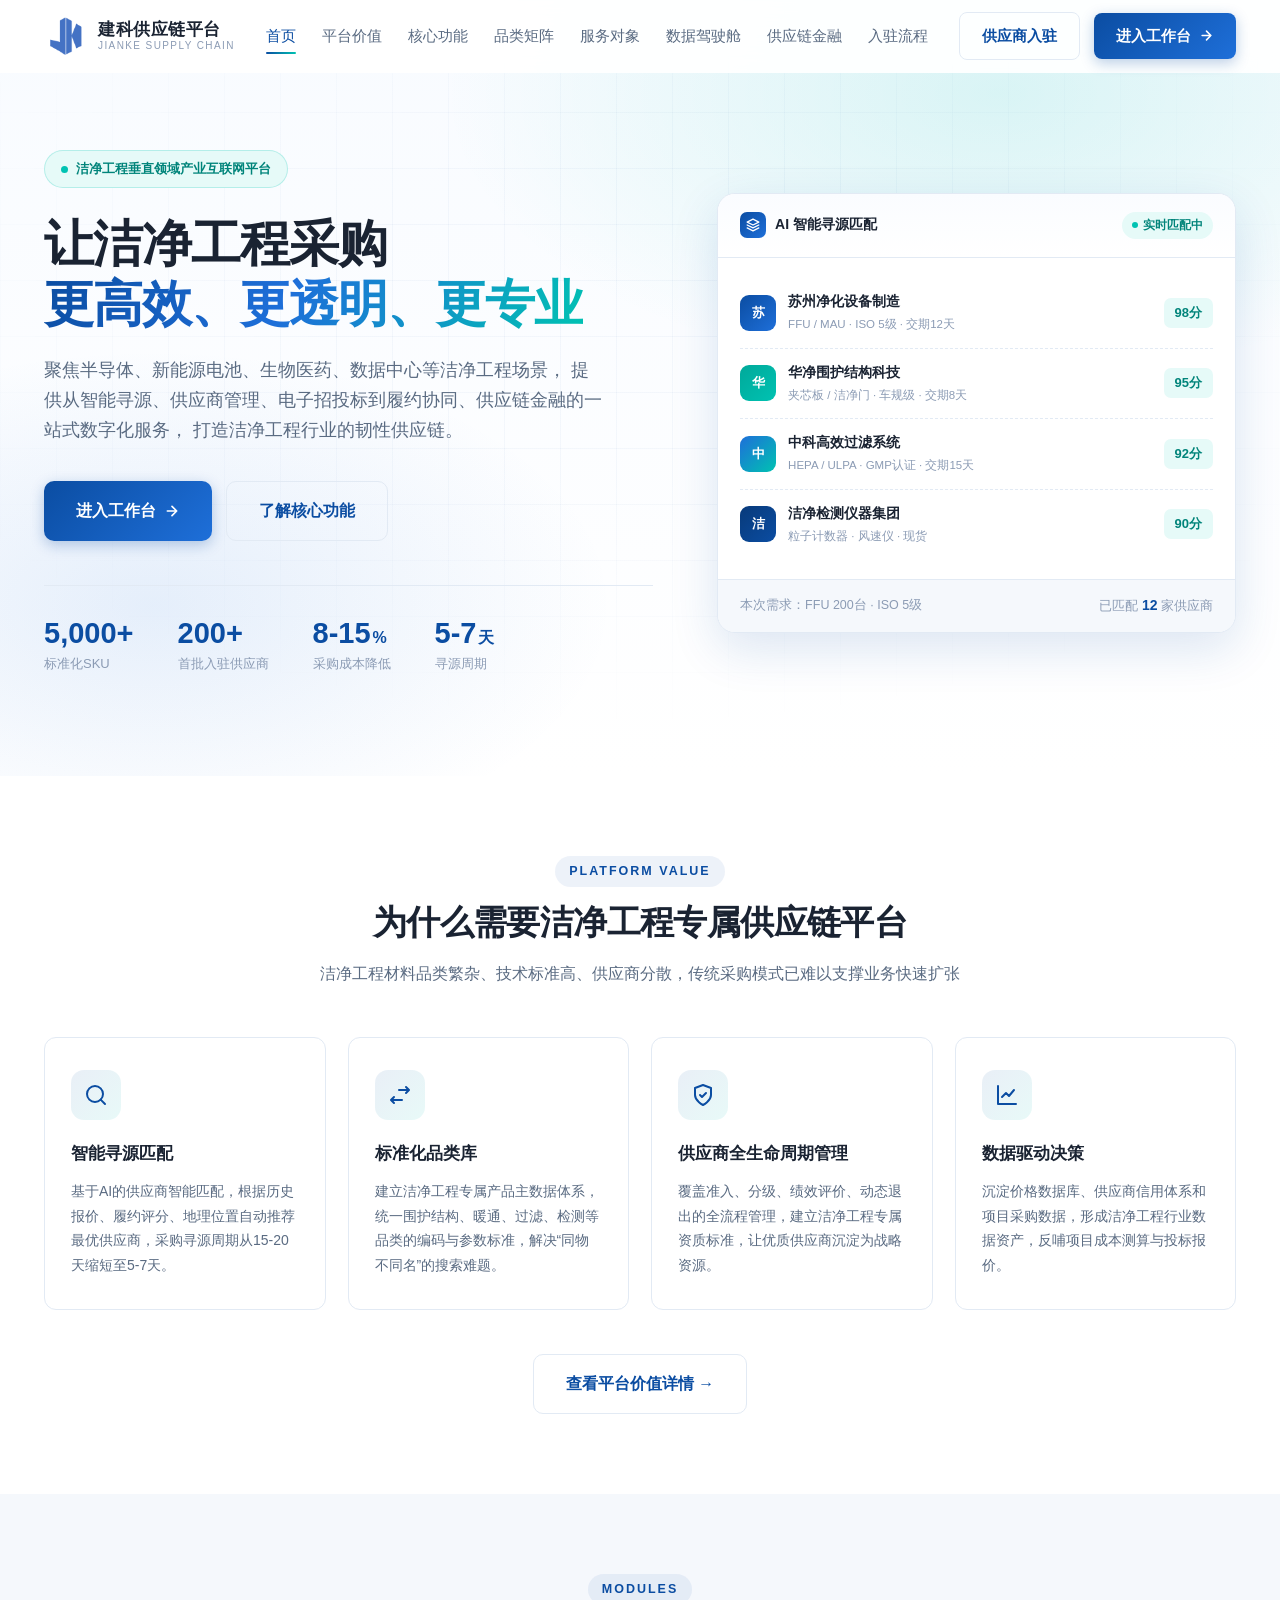
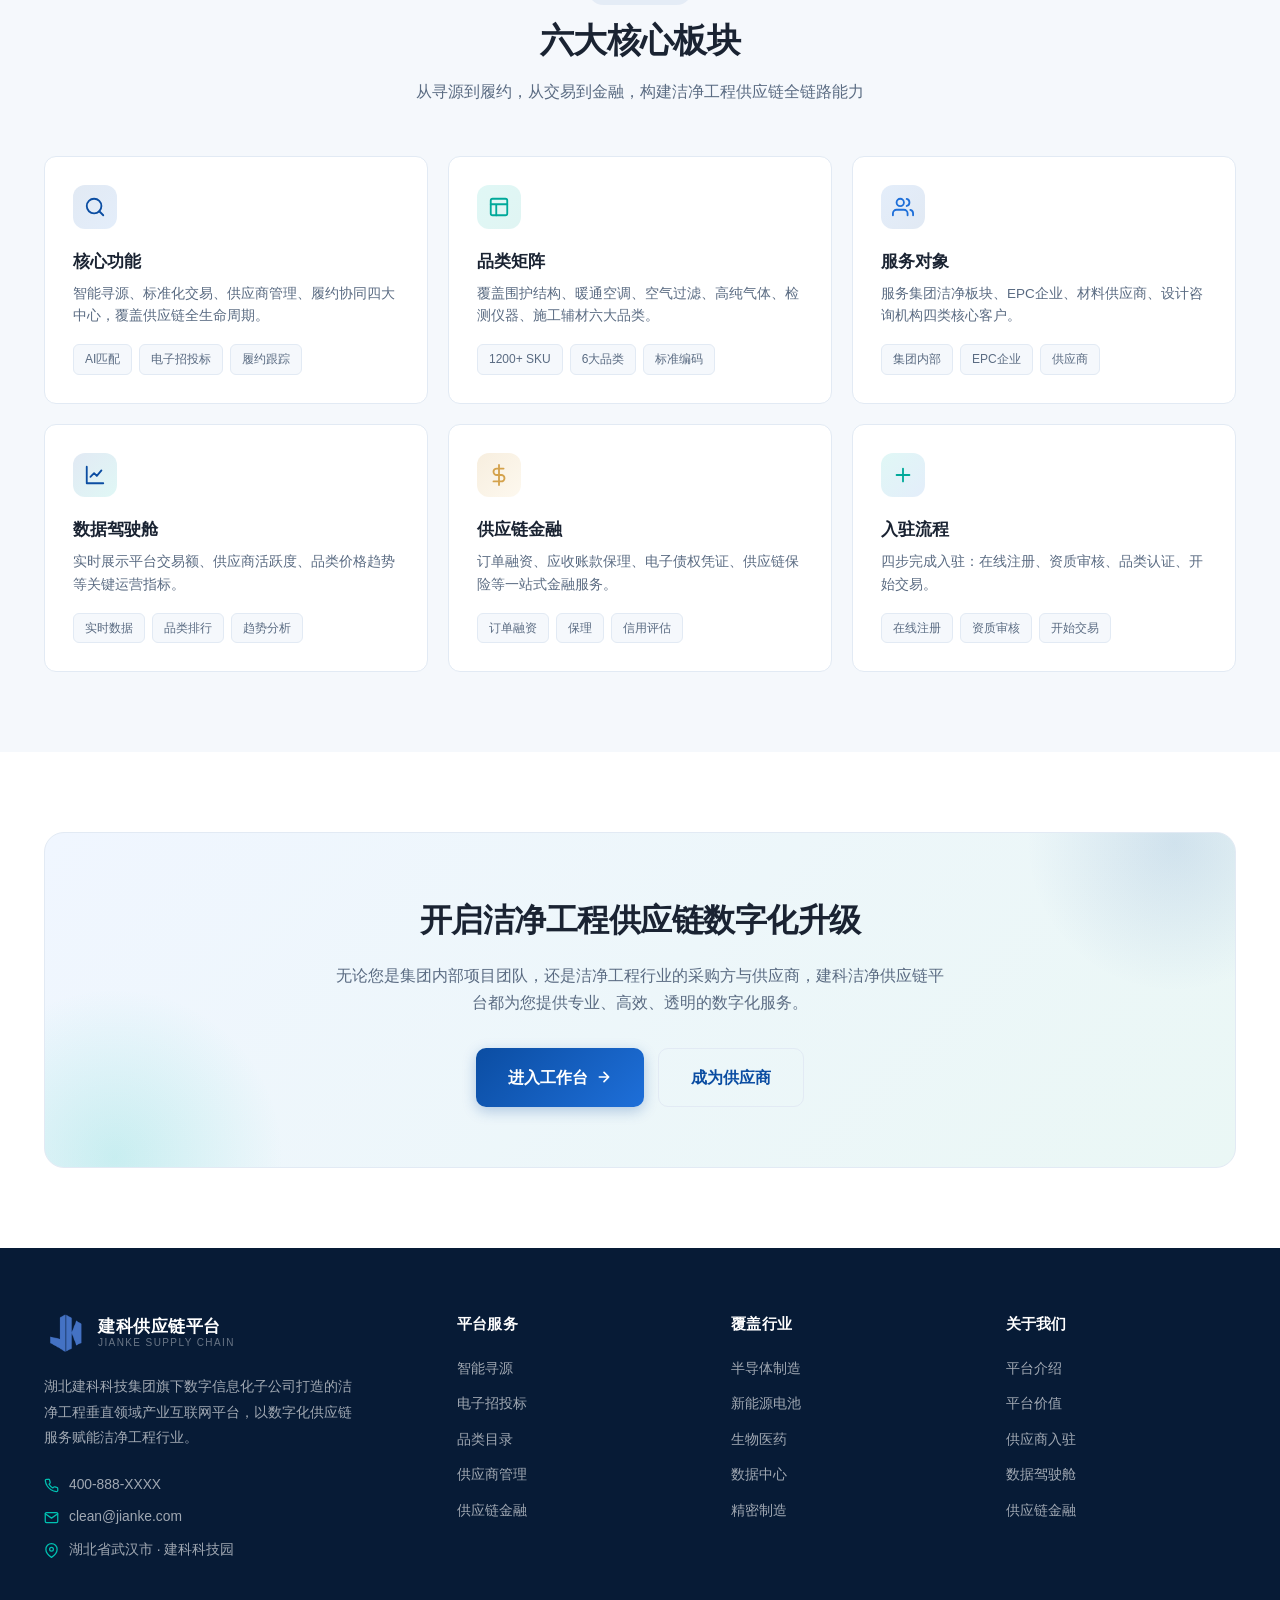
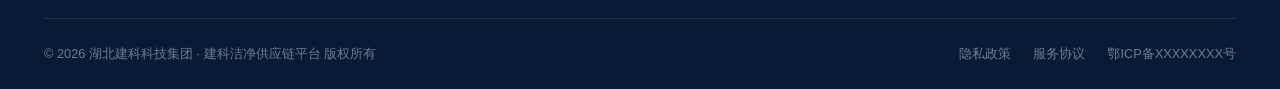
<file: index.html>
<!DOCTYPE html>
<html lang="zh-CN">
<head>
<meta charset="UTF-8">
<meta name="viewport" content="width=device-width, initial-scale=1.0">
<title>建科洁净供应链平台 | 湖北建科科技集团</title>
<meta name="description" content="建科洁净供应链平台——洁净工程垂直领域产业互联网平台，聚焦半导体、新能源电池、生物医药、数据中心等洁净工程场景，提供一站式数字化供应链服务。">
<link rel="stylesheet" href="common.css">
</head>
<body>

<!-- ==================== 首屏 ==================== -->
<section class="hero">
  <div class="container hero-inner">
    <div class="hero-content">
      <div class="hero-badge">
        <span class="dot"></span>
        洁净工程垂直领域产业互联网平台
      </div>
      <h1>让洁净工程采购<br><span class="grad">更高效、更透明、更专业</span></h1>
      <p class="lead">
        聚焦半导体、新能源电池、生物医药、数据中心等洁净工程场景，
        提供从智能寻源、供应商管理、电子招投标到履约协同、供应链金融的一站式数字化服务，
        打造洁净工程行业的韧性供应链。
      </p>
      <div class="hero-actions">
        <a href="https://scm.hbjkjt.com/supplyChain/home" class="btn btn-primary btn-lg">
          进入工作台
          <svg width="16" height="16" viewBox="0 0 24 24" fill="none" stroke="currentColor" stroke-width="2.5" stroke-linecap="round" stroke-linejoin="round"><path d="M5 12h14M12 5l7 7-7 7"/></svg>
        </a>
        <a href="features.html" class="btn btn-ghost btn-lg">了解核心功能</a>
      </div>
      <div class="hero-stats">
        <div class="hero-stat">
          <div class="num" data-count="5000" data-suffix="+">0</div>
          <div class="label">标准化SKU</div>
        </div>
        <div class="hero-stat">
          <div class="num" data-count="200" data-suffix="+">0</div>
          <div class="label">首批入驻供应商</div>
        </div>
        <div class="hero-stat">
          <div class="num">8-15<em>%</em></div>
          <div class="label">采购成本降低</div>
        </div>
        <div class="hero-stat">
          <div class="num">5-7<em>天</em></div>
          <div class="label">寻源周期</div>
        </div>
      </div>
    </div>

    <div class="hero-visual">
      <div class="visual-card">
        <div class="visual-head">
          <div class="title">
            <span class="ic">
              <svg viewBox="0 0 24 24" fill="none" stroke-width="2.2" stroke-linecap="round" stroke-linejoin="round"><path d="M12 2L2 7l10 5 10-5-10-5zM2 17l10 5 10-5M2 12l10 5 10-5"/></svg>
            </span>
            AI 智能寻源匹配
          </div>
          <div class="live"><i></i>实时匹配中</div>
        </div>
        <div class="visual-body">
          <div class="match-row">
            <div class="match-info">
              <div class="match-avatar" style="background:linear-gradient(135deg,#0B4DA2,#1E6FD9);">苏</div>
              <div><div class="name">苏州净化设备制造</div><div class="meta">FFU / MAU · ISO 5级 · 交期12天</div></div>
            </div>
            <div class="match-score">98分</div>
          </div>
          <div class="match-row">
            <div class="match-info">
              <div class="match-avatar" style="background:linear-gradient(135deg,#00A99A,#00C2B2);">华</div>
              <div><div class="name">华净围护结构科技</div><div class="meta">夹芯板 / 洁净门 · 车规级 · 交期8天</div></div>
            </div>
            <div class="match-score">95分</div>
          </div>
          <div class="match-row">
            <div class="match-info">
              <div class="match-avatar" style="background:linear-gradient(135deg,#1E6FD9,#00C2B2);">中</div>
              <div><div class="name">中科高效过滤系统</div><div class="meta">HEPA / ULPA · GMP认证 · 交期15天</div></div>
            </div>
            <div class="match-score">92分</div>
          </div>
          <div class="match-row">
            <div class="match-info">
              <div class="match-avatar" style="background:linear-gradient(135deg,#083A7A,#0B4DA2);">洁</div>
              <div><div class="name">洁净检测仪器集团</div><div class="meta">粒子计数器 · 风速仪 · 现货</div></div>
            </div>
            <div class="match-score">90分</div>
          </div>
        </div>
        <div class="visual-foot">
          <span>本次需求：FFU 200台 · ISO 5级</span>
          <span>已匹配 <strong>12</strong> 家供应商</span>
        </div>
      </div>
    </div>
  </div>
</section>

<!-- ==================== 平台价值摘要 ==================== -->
<section class="section" id="value">
  <div class="container">
    <div class="section-head reveal">
      <div class="section-tag">Platform Value</div>
      <h2>为什么需要洁净工程专属供应链平台</h2>
      <p>洁净工程材料品类繁杂、技术标准高、供应商分散，传统采购模式已难以支撑业务快速扩张</p>
    </div>

    <div class="value-grid">
      <div class="value-card reveal">
        <div class="value-icon">
          <svg viewBox="0 0 24 24" fill="none" stroke-width="2" stroke-linecap="round" stroke-linejoin="round"><circle cx="11" cy="11" r="8"/><path d="M21 21l-4.35-4.35"/></svg>
        </div>
        <h3>智能寻源匹配</h3>
        <p>基于AI的供应商智能匹配，根据历史报价、履约评分、地理位置自动推荐最优供应商，采购寻源周期从15-20天缩短至5-7天。</p>
      </div>

      <div class="value-card reveal">
        <div class="value-icon">
          <svg viewBox="0 0 24 24" fill="none" stroke-width="2" stroke-linecap="round" stroke-linejoin="round"><path d="M20 7h-9M14 17H5M18 4l3 3-3 3M6 14l-3 3 3 3"/></svg>
        </div>
        <h3>标准化品类库</h3>
        <p>建立洁净工程专属产品主数据体系，统一围护结构、暖通、过滤、检测等品类的编码与参数标准，解决“同物不同名”的搜索难题。</p>
      </div>

      <div class="value-card reveal">
        <div class="value-icon">
          <svg viewBox="0 0 24 24" fill="none" stroke-width="2" stroke-linecap="round" stroke-linejoin="round"><path d="M12 22s8-4 8-10V5l-8-3-8 3v7c0 6 8 10 8 10z"/><path d="M9 12l2 2 4-4"/></svg>
        </div>
        <h3>供应商全生命周期管理</h3>
        <p>覆盖准入、分级、绩效评价、动态退出的全流程管理，建立洁净工程专属资质标准，让优质供应商沉淀为战略资源。</p>
      </div>

      <div class="value-card reveal">
        <div class="value-icon">
          <svg viewBox="0 0 24 24" fill="none" stroke-width="2" stroke-linecap="round" stroke-linejoin="round"><path d="M3 3v18h18"/><path d="M7 14l4-4 3 3 5-6"/></svg>
        </div>
        <h3>数据驱动决策</h3>
        <p>沉淀价格数据库、供应商信用体系和项目采购数据，形成洁净工程行业数据资产，反哺项目成本测算与投标报价。</p>
      </div>
    </div>

    <div style="text-align:center;margin-top:44px;">
      <a href="value.html" class="btn btn-ghost btn-lg">查看平台价值详情 →</a>
    </div>
  </div>
</section>

<!-- ==================== 六大模块入口 ==================== -->
<section class="section alt">
  <div class="container">
    <div class="section-head reveal">
      <div class="section-tag">Modules</div>
      <h2>六大核心板块</h2>
      <p>从寻源到履约，从交易到金融，构建洁净工程供应链全链路能力</p>
    </div>

    <div class="cat-grid">
      <a href="features.html" class="cat-card reveal">
        <div class="cat-icon" style="background:linear-gradient(135deg,rgba(11,77,162,.12),rgba(30,111,217,.12));">
          <svg viewBox="0 0 24 24" fill="none" stroke="#0B4DA2" stroke-width="2" stroke-linecap="round" stroke-linejoin="round"><circle cx="11" cy="11" r="8"/><path d="M21 21l-4.35-4.35"/></svg>
        </div>
        <h4>核心功能</h4>
        <p>智能寻源、标准化交易、供应商管理、履约协同四大中心，覆盖供应链全生命周期。</p>
        <div class="cat-tags"><span>AI匹配</span><span>电子招投标</span><span>履约跟踪</span></div>
      </a>

      <a href="category.html" class="cat-card reveal">
        <div class="cat-icon" style="background:linear-gradient(135deg,rgba(0,194,178,.12),rgba(0,169,154,.12));">
          <svg viewBox="0 0 24 24" fill="none" stroke="#00A99A" stroke-width="2" stroke-linecap="round" stroke-linejoin="round"><rect x="3" y="3" width="18" height="18" rx="2"/><path d="M3 9h18M9 21V9"/></svg>
        </div>
        <h4>品类矩阵</h4>
        <p>覆盖围护结构、暖通空调、空气过滤、高纯气体、检测仪器、施工辅材六大品类。</p>
        <div class="cat-tags"><span>1200+ SKU</span><span>6大品类</span><span>标准编码</span></div>
      </a>

      <a href="serve.html" class="cat-card reveal">
        <div class="cat-icon" style="background:linear-gradient(135deg,rgba(30,111,217,.12),rgba(11,77,162,.12));">
          <svg viewBox="0 0 24 24" fill="none" stroke="#1E6FD9" stroke-width="2" stroke-linecap="round" stroke-linejoin="round"><path d="M17 21v-2a4 4 0 00-4-4H5a4 4 0 00-4 4v2"/><circle cx="9" cy="7" r="4"/><path d="M23 21v-2a4 4 0 00-3-3.87M16 3.13a4 4 0 010 7.75"/></svg>
        </div>
        <h4>服务对象</h4>
        <p>服务集团洁净板块、EPC企业、材料供应商、设计咨询机构四类核心客户。</p>
        <div class="cat-tags"><span>集团内部</span><span>EPC企业</span><span>供应商</span></div>
      </a>

      <a href="data.html" class="cat-card reveal">
        <div class="cat-icon" style="background:linear-gradient(135deg,rgba(11,77,162,.12),rgba(0,194,178,.12));">
          <svg viewBox="0 0 24 24" fill="none" stroke="#0B4DA2" stroke-width="2" stroke-linecap="round" stroke-linejoin="round"><path d="M3 3v18h18"/><path d="M7 14l4-4 3 3 5-6"/></svg>
        </div>
        <h4>数据驾驶舱</h4>
        <p>实时展示平台交易额、供应商活跃度、品类价格趋势等关键运营指标。</p>
        <div class="cat-tags"><span>实时数据</span><span>品类排行</span><span>趋势分析</span></div>
      </a>

      <a href="finance.html" class="cat-card reveal">
        <div class="cat-icon" style="background:linear-gradient(135deg,rgba(212,162,76,.18),rgba(240,201,122,.12));">
          <svg viewBox="0 0 24 24" fill="none" stroke="#D4A24C" stroke-width="2" stroke-linecap="round" stroke-linejoin="round"><path d="M12 1v22M17 5H9.5a3.5 3.5 0 000 7h5a3.5 3.5 0 010 7H6"/></svg>
        </div>
        <h4>供应链金融</h4>
        <p>订单融资、应收账款保理、电子债权凭证、供应链保险等一站式金融服务。</p>
        <div class="cat-tags"><span>订单融资</span><span>保理</span><span>信用评估</span></div>
      </a>

      <a href="join.html" class="cat-card reveal">
        <div class="cat-icon" style="background:linear-gradient(135deg,rgba(0,194,178,.12),rgba(30,111,217,.12));">
          <svg viewBox="0 0 24 24" fill="none" stroke="#00A99A" stroke-width="2" stroke-linecap="round" stroke-linejoin="round"><path d="M12 5v14M5 12h14"/></svg>
        </div>
        <h4>入驻流程</h4>
        <p>四步完成入驻：在线注册、资质审核、品类认证、开始交易。</p>
        <div class="cat-tags"><span>在线注册</span><span>资质审核</span><span>开始交易</span></div>
      </a>
    </div>
  </div>
</section>

<!-- ==================== CTA ==================== -->
<section class="section">
  <div class="container">
    <div class="cta reveal">
      <div class="cta-inner">
        <h2>开启洁净工程供应链数字化升级</h2>
        <p>无论您是集团内部项目团队，还是洁净工程行业的采购方与供应商，建科洁净供应链平台都为您提供专业、高效、透明的数字化服务。</p>
        <div class="cta-actions">
          <a href="https://scm.hbjkjt.com/supplyChain/home" class="btn btn-primary btn-lg">
            进入工作台
            <svg width="16" height="16" viewBox="0 0 24 24" fill="none" stroke="currentColor" stroke-width="2.5" stroke-linecap="round" stroke-linejoin="round"><path d="M5 12h14M12 5l7 7-7 7"/></svg>
          </a>
          <a href="join.html" class="btn btn-ghost btn-lg">成为供应商</a>
        </div>
      </div>
    </div>
  </div>
</section>

<script src="common.js"></script>
</body>
</html>
</file>
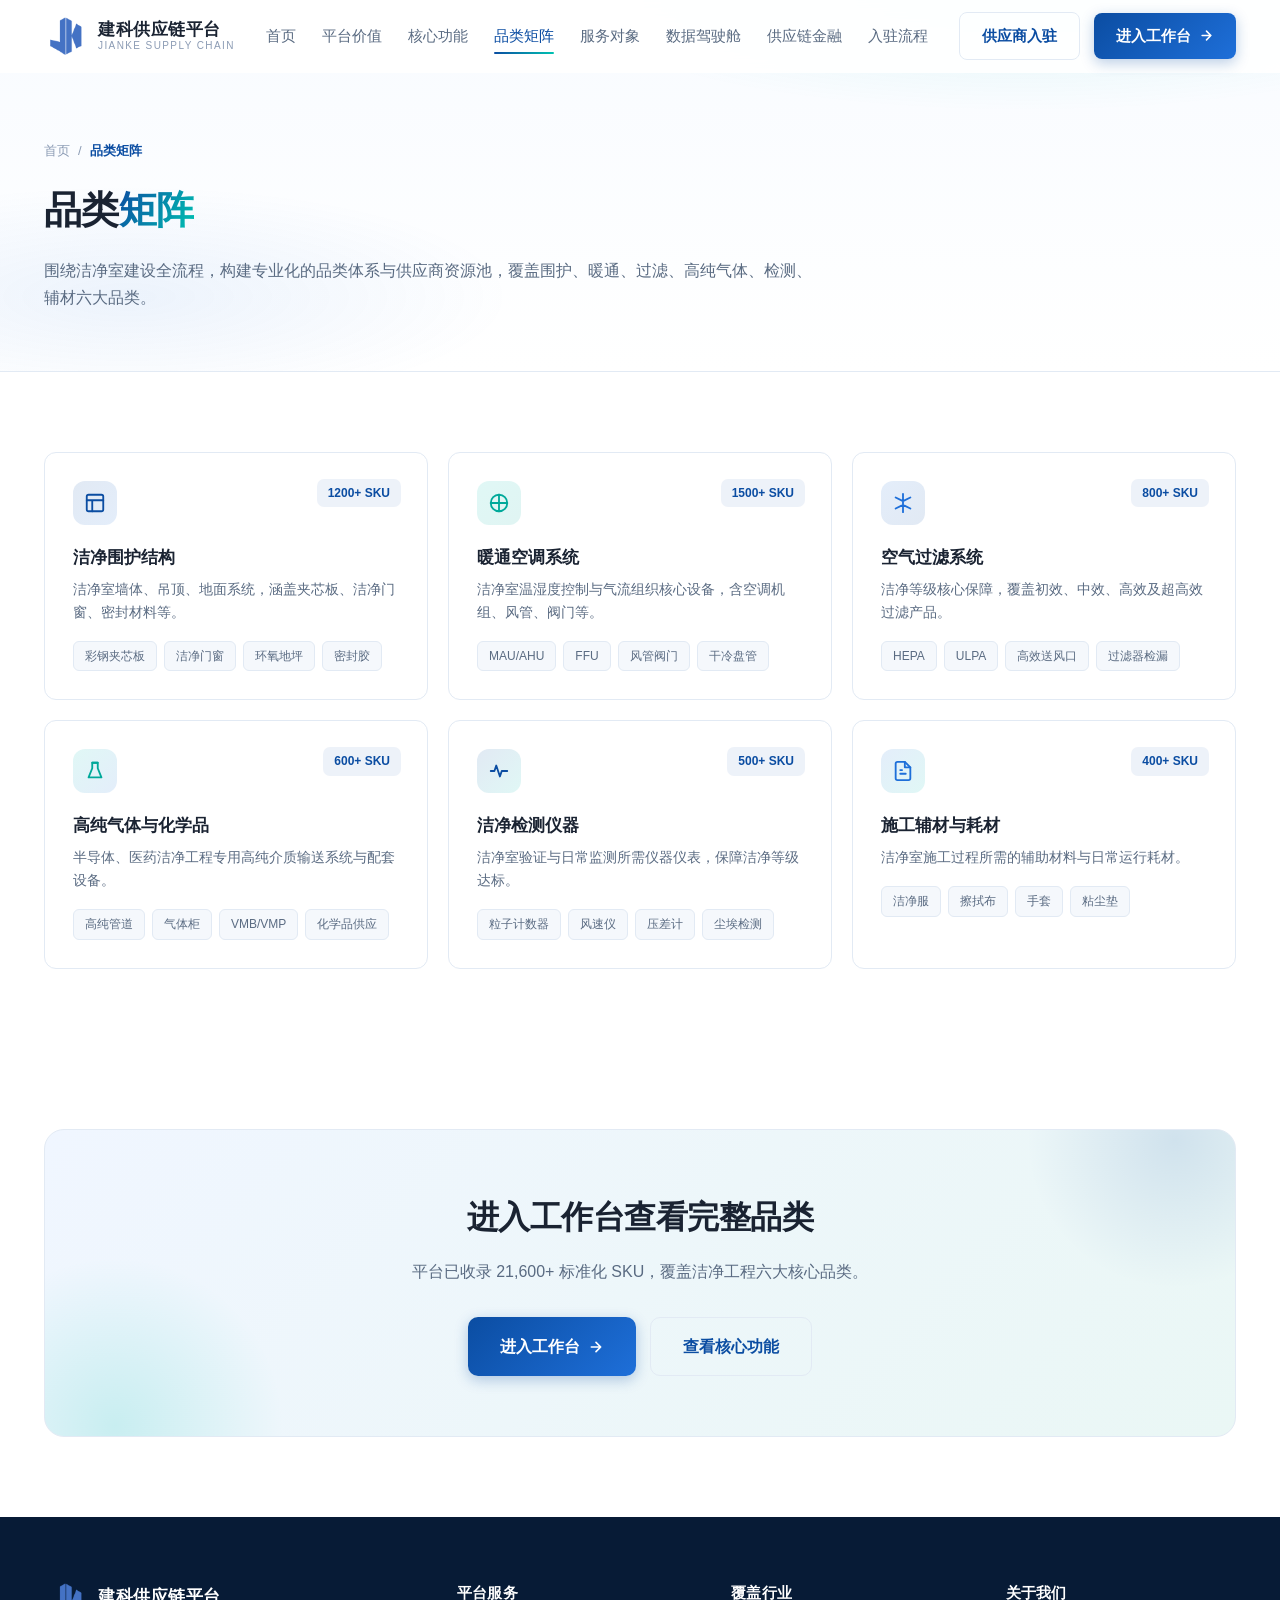
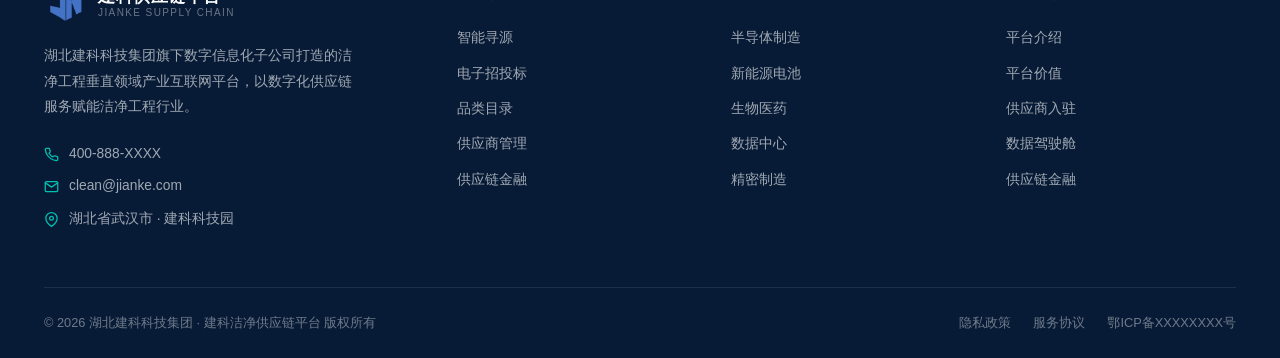
<file: category.html>
<!DOCTYPE html>
<html lang="zh-CN">
<head>
<meta charset="UTF-8">
<meta name="viewport" content="width=device-width, initial-scale=1.0">
<title>品类矩阵 | 建科洁净供应链平台</title>
<link rel="stylesheet" href="common.css">
</head>
<body>

<section class="page-hero">
  <div class="container">
    <div class="breadcrumb">
      <a href="index.html">首页</a><span>/</span><span class="cur">品类矩阵</span>
    </div>
    <h1>品类<span class="grad">矩阵</span></h1>
    <p>围绕洁净室建设全流程，构建专业化的品类体系与供应商资源池，覆盖围护、暖通、过滤、高纯气体、检测、辅材六大品类。</p>
  </div>
</section>

<section class="section">
  <div class="container">
    <div class="cat-grid">
      <div class="cat-card reveal">
        <span class="cat-count">1200+ SKU</span>
        <div class="cat-icon" style="background:linear-gradient(135deg,rgba(11,77,162,.12),rgba(30,111,217,.12));">
          <svg viewBox="0 0 24 24" fill="none" stroke="#0B4DA2" stroke-width="2" stroke-linecap="round" stroke-linejoin="round"><rect x="3" y="3" width="18" height="18" rx="2"/><path d="M3 9h18M9 21V9"/></svg>
        </div>
        <h4>洁净围护结构</h4>
        <p>洁净室墙体、吊顶、地面系统，涵盖夹芯板、洁净门窗、密封材料等。</p>
        <div class="cat-tags">
          <span>彩钢夹芯板</span><span>洁净门窗</span><span>环氧地坪</span><span>密封胶</span>
        </div>
      </div>

      <div class="cat-card reveal">
        <span class="cat-count">1500+ SKU</span>
        <div class="cat-icon" style="background:linear-gradient(135deg,rgba(0,194,178,.12),rgba(0,169,154,.12));">
          <svg viewBox="0 0 24 24" fill="none" stroke="#00A99A" stroke-width="2" stroke-linecap="round" stroke-linejoin="round"><circle cx="12" cy="12" r="9"/><path d="M12 3v18M3 12h18"/></svg>
        </div>
        <h4>暖通空调系统</h4>
        <p>洁净室温湿度控制与气流组织核心设备，含空调机组、风管、阀门等。</p>
        <div class="cat-tags">
          <span>MAU/AHU</span><span>FFU</span><span>风管阀门</span><span>干冷盘管</span>
        </div>
      </div>

      <div class="cat-card reveal">
        <span class="cat-count">800+ SKU</span>
        <div class="cat-icon" style="background:linear-gradient(135deg,rgba(30,111,217,.12),rgba(11,77,162,.12));">
          <svg viewBox="0 0 24 24" fill="none" stroke="#1E6FD9" stroke-width="2" stroke-linecap="round" stroke-linejoin="round"><path d="M12 2v20M4 6l8 4 8-4M4 18l8-4 8 4"/></svg>
        </div>
        <h4>空气过滤系统</h4>
        <p>洁净等级核心保障，覆盖初效、中效、高效及超高效过滤产品。</p>
        <div class="cat-tags">
          <span>HEPA</span><span>ULPA</span><span>高效送风口</span><span>过滤器检漏</span>
        </div>
      </div>

      <div class="cat-card reveal">
        <span class="cat-count">600+ SKU</span>
        <div class="cat-icon" style="background:linear-gradient(135deg,rgba(0,194,178,.12),rgba(30,111,217,.12));">
          <svg viewBox="0 0 24 24" fill="none" stroke="#00A99A" stroke-width="2" stroke-linecap="round" stroke-linejoin="round"><path d="M9 3h6v6l4 10H5L9 9V3z"/><path d="M9 3h6"/></svg>
        </div>
        <h4>高纯气体与化学品</h4>
        <p>半导体、医药洁净工程专用高纯介质输送系统与配套设备。</p>
        <div class="cat-tags">
          <span>高纯管道</span><span>气体柜</span><span>VMB/VMP</span><span>化学品供应</span>
        </div>
      </div>

      <div class="cat-card reveal">
        <span class="cat-count">500+ SKU</span>
        <div class="cat-icon" style="background:linear-gradient(135deg,rgba(11,77,162,.12),rgba(0,194,178,.12));">
          <svg viewBox="0 0 24 24" fill="none" stroke="#0B4DA2" stroke-width="2" stroke-linecap="round" stroke-linejoin="round"><path d="M3 12h4l2-6 4 12 2-6h6"/></svg>
        </div>
        <h4>洁净检测仪器</h4>
        <p>洁净室验证与日常监测所需仪器仪表，保障洁净等级达标。</p>
        <div class="cat-tags">
          <span>粒子计数器</span><span>风速仪</span><span>压差计</span><span>尘埃检测</span>
        </div>
      </div>

      <div class="cat-card reveal">
        <span class="cat-count">400+ SKU</span>
        <div class="cat-icon" style="background:linear-gradient(135deg,rgba(30,111,217,.12),rgba(0,194,178,.12));">
          <svg viewBox="0 0 24 24" fill="none" stroke="#1E6FD9" stroke-width="2" stroke-linecap="round" stroke-linejoin="round"><path d="M14 2H6a2 2 0 00-2 2v16a2 2 0 002 2h12a2 2 0 002-2V8z"/><path d="M14 2v6h6M9 15h6M9 11h2"/></svg>
        </div>
        <h4>施工辅材与耗材</h4>
        <p>洁净室施工过程所需的辅助材料与日常运行耗材。</p>
        <div class="cat-tags">
          <span>洁净服</span><span>擦拭布</span><span>手套</span><span>粘尘垫</span>
        </div>
      </div>
    </div>
  </div>
</section>

<section class="section">
  <div class="container">
    <div class="cta reveal">
      <div class="cta-inner">
        <h2>进入工作台查看完整品类</h2>
        <p>平台已收录 21,600+ 标准化 SKU，覆盖洁净工程六大核心品类。</p>
        <div class="cta-actions">
          <a href="https://scm.hbjkjt.com/supplyChain/home" class="btn btn-primary btn-lg">
            进入工作台
            <svg width="16" height="16" viewBox="0 0 24 24" fill="none" stroke="currentColor" stroke-width="2.5" stroke-linecap="round" stroke-linejoin="round"><path d="M5 12h14M12 5l7 7-7 7"/></svg>
          </a>
          <a href="features.html" class="btn btn-ghost btn-lg">查看核心功能</a>
        </div>
      </div>
    </div>
  </div>
</section>

<script src="common.js"></script>
</body>
</html>
</file>
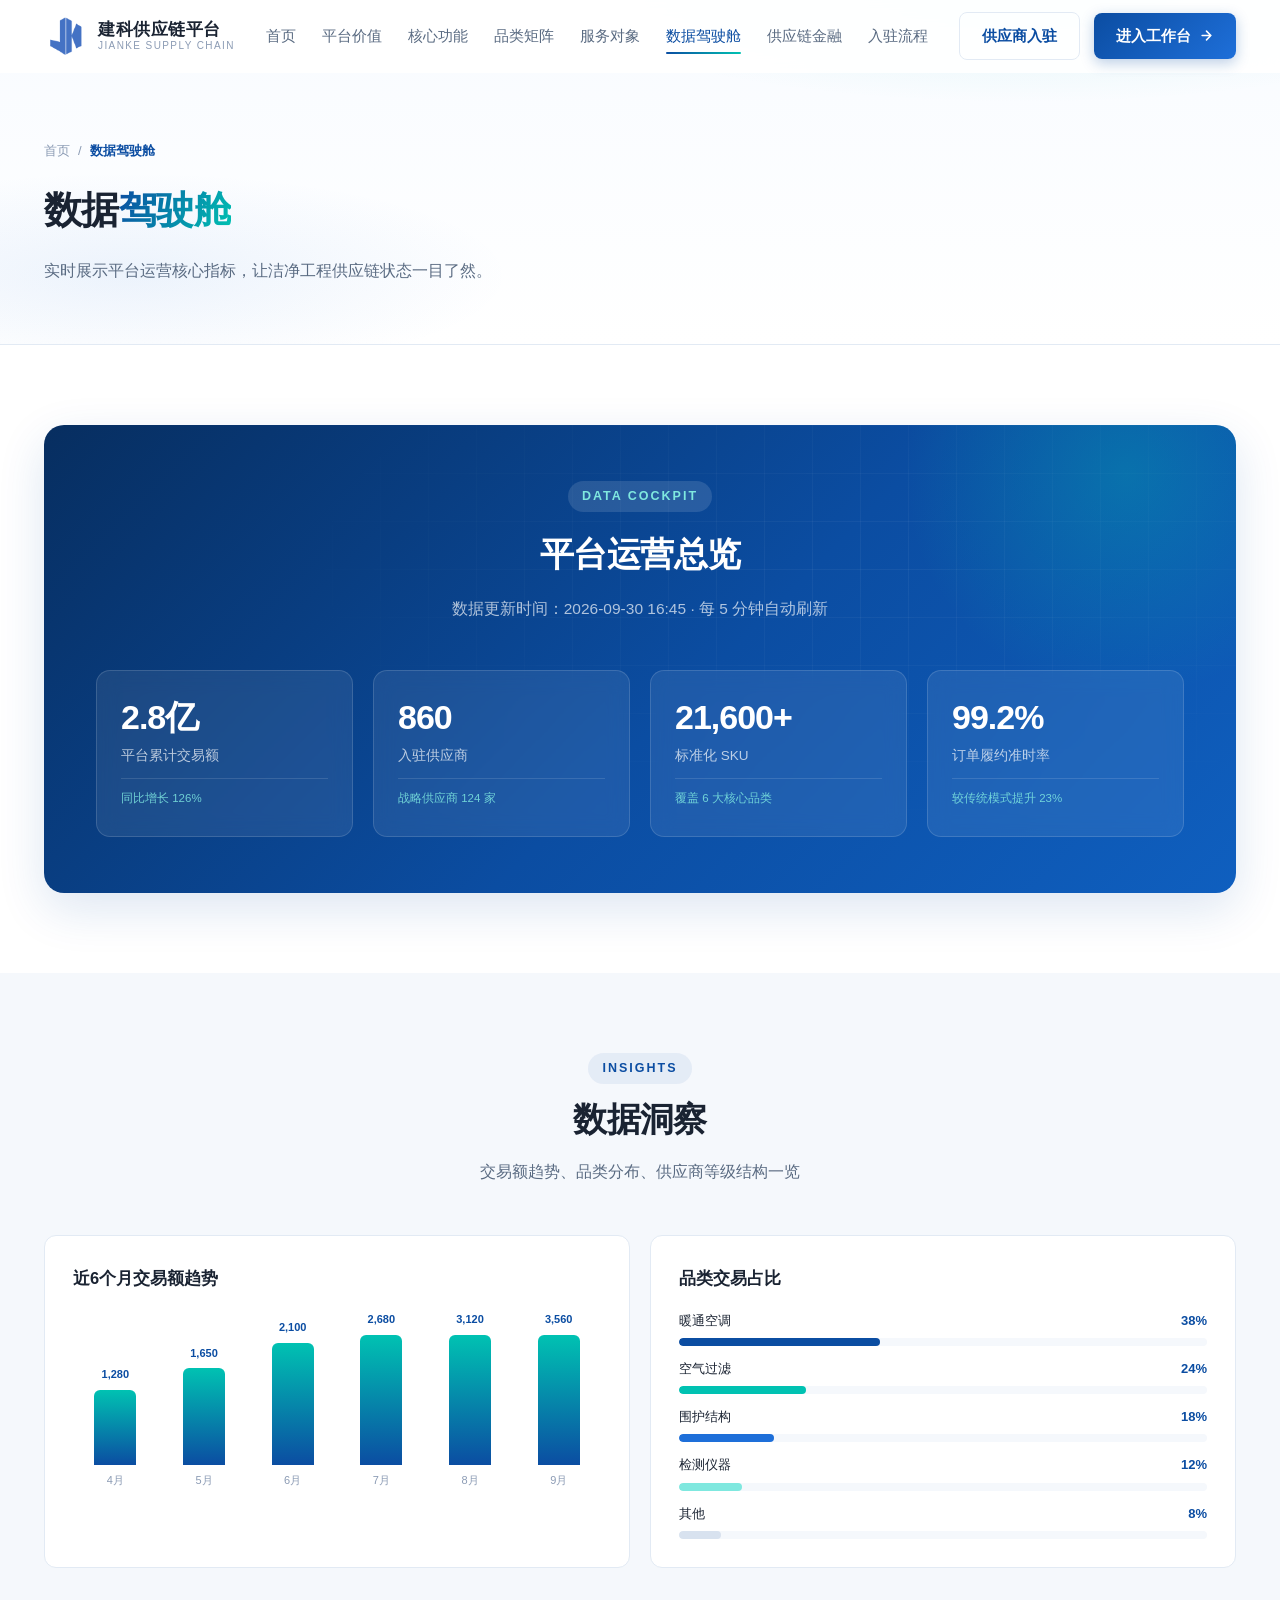
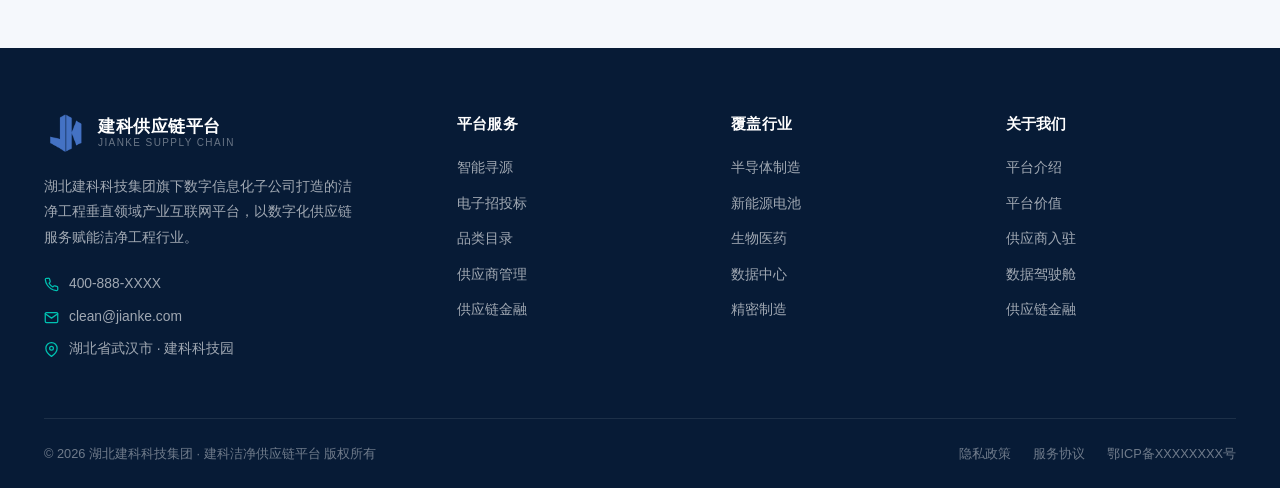
<file: data.html>
<!DOCTYPE html>
<html lang="zh-CN">
<head>
<meta charset="UTF-8">
<meta name="viewport" content="width=device-width, initial-scale=1.0">
<title>数据驾驶舱 | 建科洁净供应链平台</title>
<link rel="stylesheet" href="common.css">
</head>
<body>

<section class="page-hero">
  <div class="container">
    <div class="breadcrumb">
      <a href="index.html">首页</a><span>/</span><span class="cur">数据驾驶舱</span>
    </div>
    <h1>数据<span class="grad">驾驶舱</span></h1>
    <p>实时展示平台运营核心指标，让洁净工程供应链状态一目了然。</p>
  </div>
</section>

<section class="section">
  <div class="container">
    <div class="dashboard reveal">
      <div class="dash-inner">
        <div class="dash-head">
          <div class="section-tag">Data Cockpit</div>
          <h2>平台运营总览</h2>
          <p>数据更新时间：2026-09-30 16:45 · 每 5 分钟自动刷新</p>
        </div>

        <div class="dash-grid">
          <div class="dash-card">
            <div class="d-num" data-count="2.8" data-float="1" data-suffix="亿">0</div>
            <div class="d-label">平台累计交易额</div>
            <div class="d-sub">同比增长 126%</div>
          </div>
          <div class="dash-card">
            <div class="d-num" data-count="860">0</div>
            <div class="d-label">入驻供应商</div>
            <div class="d-sub">战略供应商 124 家</div>
          </div>
          <div class="dash-card">
            <div class="d-num" data-count="21600" data-suffix="+">0</div>
            <div class="d-label">标准化 SKU</div>
            <div class="d-sub">覆盖 6 大核心品类</div>
          </div>
          <div class="dash-card">
            <div class="d-num" data-count="99.2" data-float="1" data-suffix="%">0</div>
            <div class="d-label">订单履约准时率</div>
            <div class="d-sub">较传统模式提升 23%</div>
          </div>
        </div>
      </div>
    </div>
  </div>
</section>

<section class="section alt">
  <div class="container">
    <div class="section-head reveal">
      <div class="section-tag">Insights</div>
      <h2>数据洞察</h2>
      <p>交易额趋势、品类分布、供应商等级结构一览</p>
    </div>

    <div class="cat-grid" style="grid-template-columns:repeat(2,1fr);">
      <div class="cat-card reveal">
        <h4 style="margin-bottom:18px;">近6个月交易额趋势</h4>
        <div style="display:flex;align-items:flex-end;gap:12px;height:180px;padding:0 4px;">
          <div style="flex:1;display:flex;flex-direction:column;align-items:center;gap:6px;height:100%;justify-content:flex-end;">
            <div style="font-size:11px;color:var(--primary);font-weight:700;">1,280</div>
            <div style="width:100%;max-width:42px;height:42%;border-radius:6px 6px 0 0;background:linear-gradient(180deg,#00C2B2,#0B4DA2);"></div>
            <div style="font-size:11px;color:var(--text-light);">4月</div>
          </div>
          <div style="flex:1;display:flex;flex-direction:column;align-items:center;gap:6px;height:100%;justify-content:flex-end;">
            <div style="font-size:11px;color:var(--primary);font-weight:700;">1,650</div>
            <div style="width:100%;max-width:42px;height:54%;border-radius:6px 6px 0 0;background:linear-gradient(180deg,#00C2B2,#0B4DA2);"></div>
            <div style="font-size:11px;color:var(--text-light);">5月</div>
          </div>
          <div style="flex:1;display:flex;flex-direction:column;align-items:center;gap:6px;height:100%;justify-content:flex-end;">
            <div style="font-size:11px;color:var(--primary);font-weight:700;">2,100</div>
            <div style="width:100%;max-width:42px;height:68%;border-radius:6px 6px 0 0;background:linear-gradient(180deg,#00C2B2,#0B4DA2);"></div>
            <div style="font-size:11px;color:var(--text-light);">6月</div>
          </div>
          <div style="flex:1;display:flex;flex-direction:column;align-items:center;gap:6px;height:100%;justify-content:flex-end;">
            <div style="font-size:11px;color:var(--primary);font-weight:700;">2,680</div>
            <div style="width:100%;max-width:42px;height:82%;border-radius:6px 6px 0 0;background:linear-gradient(180deg,#00C2B2,#0B4DA2);"></div>
            <div style="font-size:11px;color:var(--text-light);">7月</div>
          </div>
          <div style="flex:1;display:flex;flex-direction:column;align-items:center;gap:6px;height:100%;justify-content:flex-end;">
            <div style="font-size:11px;color:var(--primary);font-weight:700;">3,120</div>
            <div style="width:100%;max-width:42px;height:92%;border-radius:6px 6px 0 0;background:linear-gradient(180deg,#00C2B2,#0B4DA2);"></div>
            <div style="font-size:11px;color:var(--text-light);">8月</div>
          </div>
          <div style="flex:1;display:flex;flex-direction:column;align-items:center;gap:6px;height:100%;justify-content:flex-end;">
            <div style="font-size:11px;color:var(--primary);font-weight:700;">3,560</div>
            <div style="width:100%;max-width:42px;height:100%;border-radius:6px 6px 0 0;background:linear-gradient(180deg,#00C2B2,#0B4DA2);"></div>
            <div style="font-size:11px;color:var(--text-light);">9月</div>
          </div>
        </div>
      </div>

      <div class="cat-card reveal">
        <h4 style="margin-bottom:18px;">品类交易占比</h4>
        <div style="display:flex;flex-direction:column;gap:12px;margin-top:14px;">
          <div>
            <div style="display:flex;justify-content:space-between;font-size:13px;margin-bottom:6px;"><span>暖通空调</span><span style="font-weight:700;color:var(--primary);">38%</span></div>
            <div style="height:8px;background:var(--bg-light);border-radius:100px;overflow:hidden;"><div style="width:38%;height:100%;background:#0B4DA2;border-radius:100px;"></div></div>
          </div>
          <div>
            <div style="display:flex;justify-content:space-between;font-size:13px;margin-bottom:6px;"><span>空气过滤</span><span style="font-weight:700;color:var(--primary);">24%</span></div>
            <div style="height:8px;background:var(--bg-light);border-radius:100px;overflow:hidden;"><div style="width:24%;height:100%;background:#00C2B2;border-radius:100px;"></div></div>
          </div>
          <div>
            <div style="display:flex;justify-content:space-between;font-size:13px;margin-bottom:6px;"><span>围护结构</span><span style="font-weight:700;color:var(--primary);">18%</span></div>
            <div style="height:8px;background:var(--bg-light);border-radius:100px;overflow:hidden;"><div style="width:18%;height:100%;background:#1E6FD9;border-radius:100px;"></div></div>
          </div>
          <div>
            <div style="display:flex;justify-content:space-between;font-size:13px;margin-bottom:6px;"><span>检测仪器</span><span style="font-weight:700;color:var(--primary);">12%</span></div>
            <div style="height:8px;background:var(--bg-light);border-radius:100px;overflow:hidden;"><div style="width:12%;height:100%;background:#7FE8DF;border-radius:100px;"></div></div>
          </div>
          <div>
            <div style="display:flex;justify-content:space-between;font-size:13px;margin-bottom:6px;"><span>其他</span><span style="font-weight:700;color:var(--primary);">8%</span></div>
            <div style="height:8px;background:var(--bg-light);border-radius:100px;overflow:hidden;"><div style="width:8%;height:100%;background:#D8E2EF;border-radius:100px;"></div></div>
          </div>
        </div>
      </div>
    </div>
  </div>
</section>

<script src="common.js"></script>
</body>
</html>
</file>
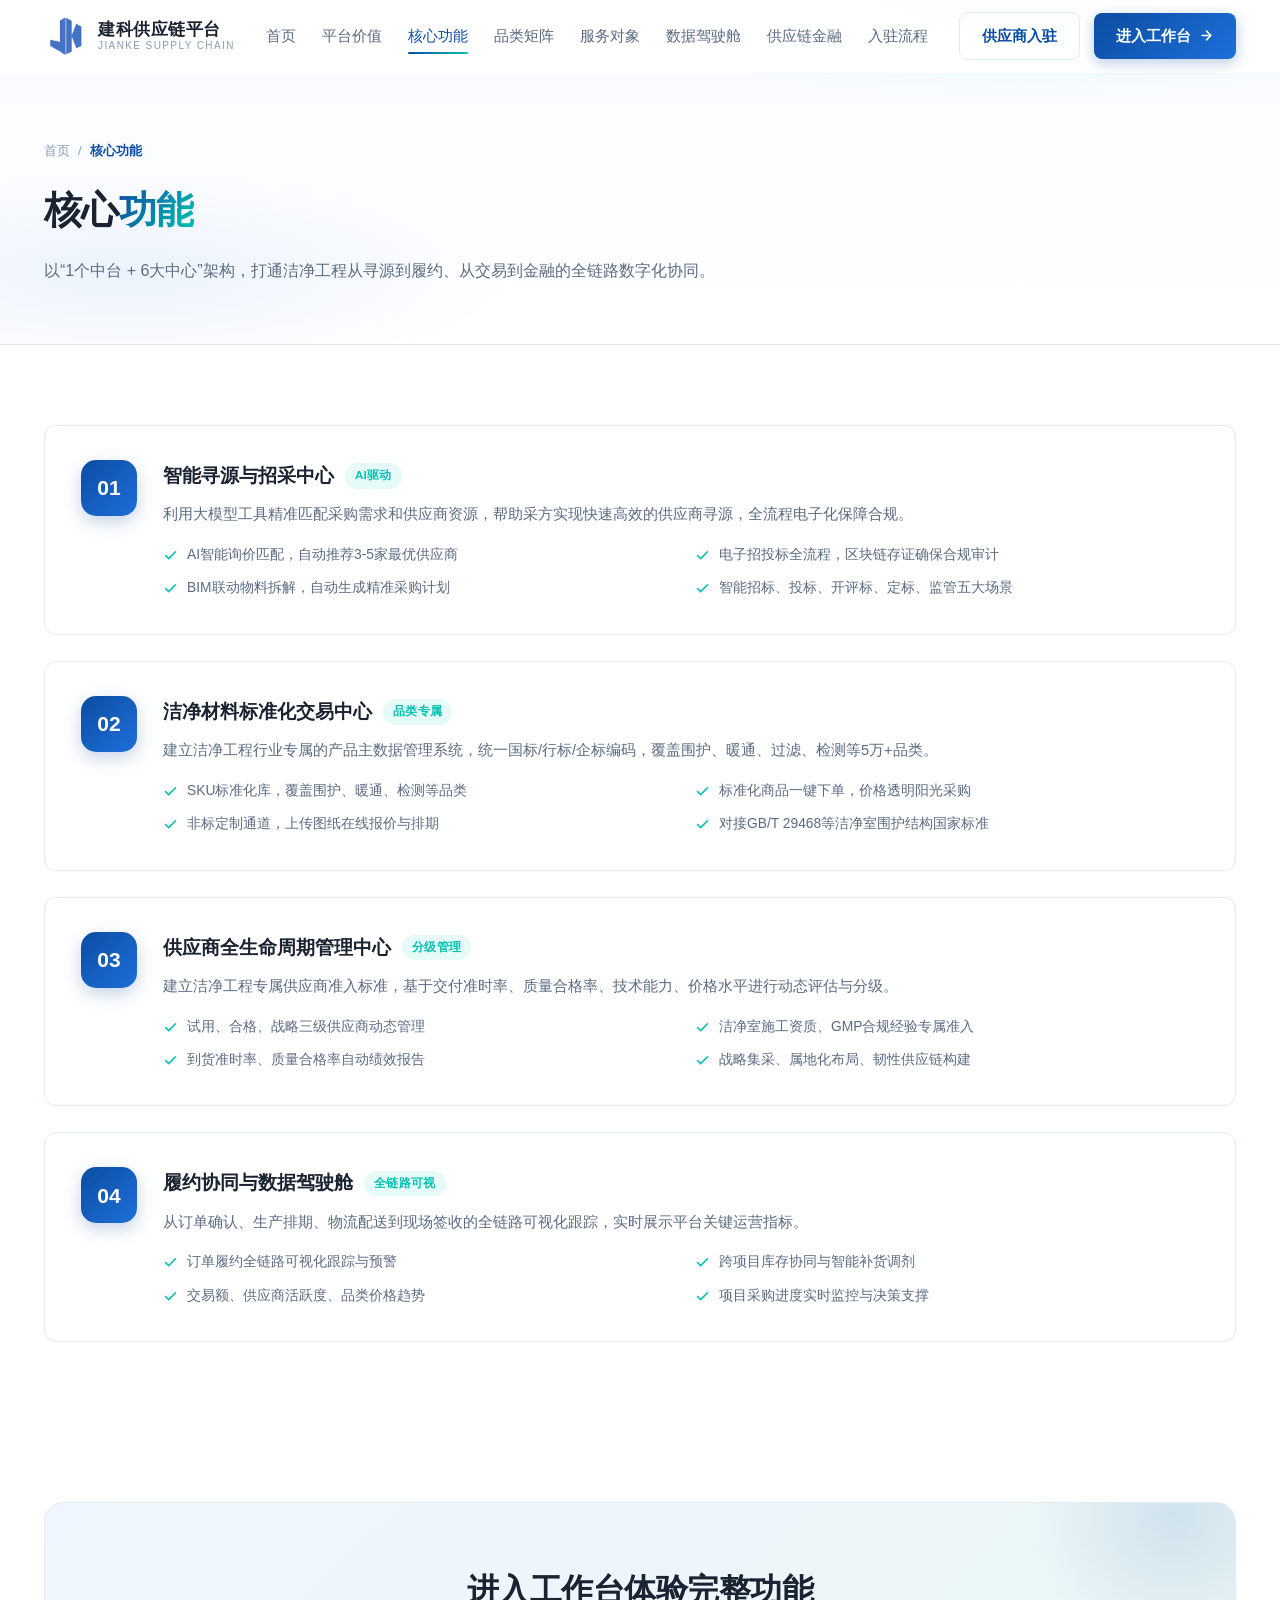
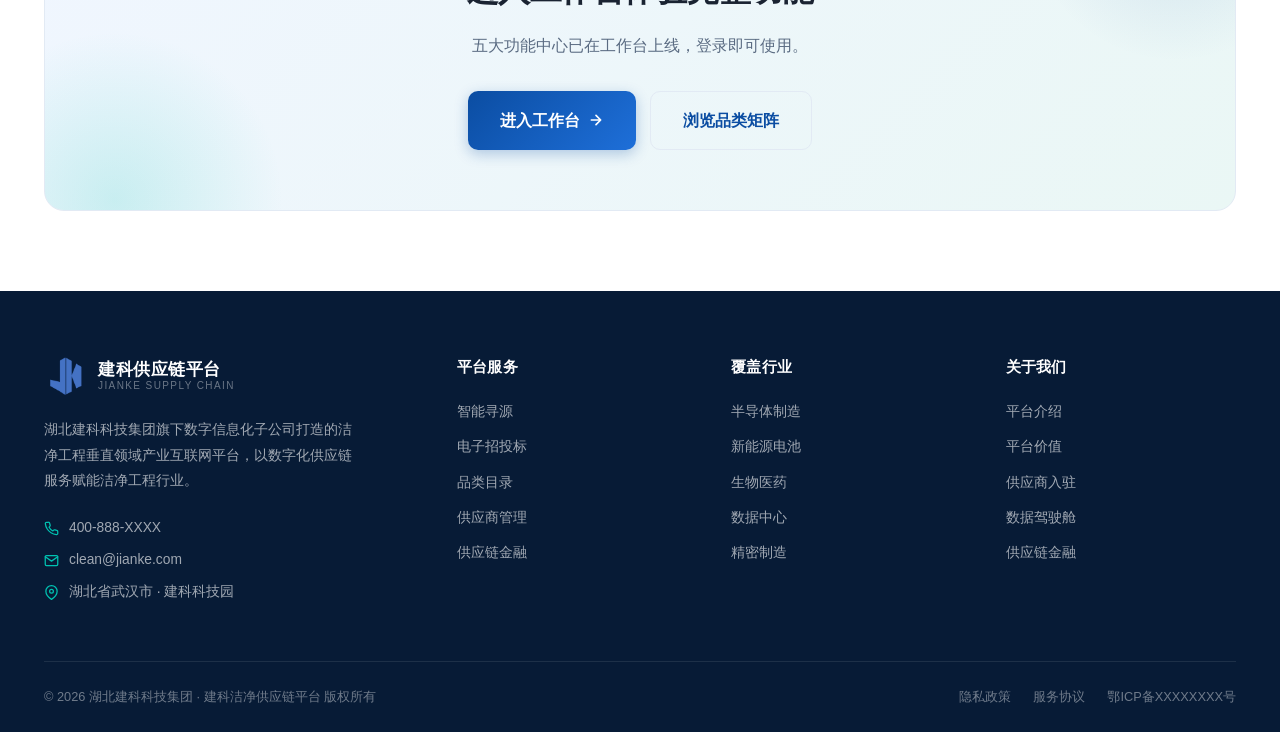
<file: features.html>
<!DOCTYPE html>
<html lang="zh-CN">
<head>
<meta charset="UTF-8">
<meta name="viewport" content="width=device-width, initial-scale=1.0">
<title>核心功能 | 建科洁净供应链平台</title>
<link rel="stylesheet" href="common.css">
</head>
<body>

<section class="page-hero">
  <div class="container">
    <div class="breadcrumb">
      <a href="index.html">首页</a><span>/</span><span class="cur">核心功能</span>
    </div>
    <h1>核心<span class="grad">功能</span></h1>
    <p>以“1个中台 + 6大中心”架构，打通洁净工程从寻源到履约、从交易到金融的全链路数字化协同。</p>
  </div>
</section>

<section class="section">
  <div class="container">
    <div class="feature-list">

      <div class="feature-item reveal">
        <div class="feature-num">01</div>
        <div class="feature-content">
          <h3>智能寻源与招采中心 <span class="pill">AI驱动</span></h3>
          <p>利用大模型工具精准匹配采购需求和供应商资源，帮助采方实现快速高效的供应商寻源，全流程电子化保障合规。</p>
          <ul class="feature-points">
            <li><svg viewBox="0 0 24 24" fill="none" stroke-width="2.5" stroke-linecap="round" stroke-linejoin="round"><path d="M20 6L9 17l-5-5"/></svg>AI智能询价匹配，自动推荐3-5家最优供应商</li>
            <li><svg viewBox="0 0 24 24" fill="none" stroke-width="2.5" stroke-linecap="round" stroke-linejoin="round"><path d="M20 6L9 17l-5-5"/></svg>电子招投标全流程，区块链存证确保合规审计</li>
            <li><svg viewBox="0 0 24 24" fill="none" stroke-width="2.5" stroke-linecap="round" stroke-linejoin="round"><path d="M20 6L9 17l-5-5"/></svg>BIM联动物料拆解，自动生成精准采购计划</li>
            <li><svg viewBox="0 0 24 24" fill="none" stroke-width="2.5" stroke-linecap="round" stroke-linejoin="round"><path d="M20 6L9 17l-5-5"/></svg>智能招标、投标、开评标、定标、监管五大场景</li>
          </ul>
        </div>
      </div>

      <div class="feature-item reveal">
        <div class="feature-num">02</div>
        <div class="feature-content">
          <h3>洁净材料标准化交易中心 <span class="pill">品类专属</span></h3>
          <p>建立洁净工程行业专属的产品主数据管理系统，统一国标/行标/企标编码，覆盖围护、暖通、过滤、检测等5万+品类。</p>
          <ul class="feature-points">
            <li><svg viewBox="0 0 24 24" fill="none" stroke-width="2.5" stroke-linecap="round" stroke-linejoin="round"><path d="M20 6L9 17l-5-5"/></svg>SKU标准化库，覆盖围护、暖通、检测等品类</li>
            <li><svg viewBox="0 0 24 24" fill="none" stroke-width="2.5" stroke-linecap="round" stroke-linejoin="round"><path d="M20 6L9 17l-5-5"/></svg>标准化商品一键下单，价格透明阳光采购</li>
            <li><svg viewBox="0 0 24 24" fill="none" stroke-width="2.5" stroke-linecap="round" stroke-linejoin="round"><path d="M20 6L9 17l-5-5"/></svg>非标定制通道，上传图纸在线报价与排期</li>
            <li><svg viewBox="0 0 24 24" fill="none" stroke-width="2.5" stroke-linecap="round" stroke-linejoin="round"><path d="M20 6L9 17l-5-5"/></svg>对接GB/T 29468等洁净室围护结构国家标准</li>
          </ul>
        </div>
      </div>

      <div class="feature-item reveal">
        <div class="feature-num">03</div>
        <div class="feature-content">
          <h3>供应商全生命周期管理中心 <span class="pill">分级管理</span></h3>
          <p>建立洁净工程专属供应商准入标准，基于交付准时率、质量合格率、技术能力、价格水平进行动态评估与分级。</p>
          <ul class="feature-points">
            <li><svg viewBox="0 0 24 24" fill="none" stroke-width="2.5" stroke-linecap="round" stroke-linejoin="round"><path d="M20 6L9 17l-5-5"/></svg>试用、合格、战略三级供应商动态管理</li>
            <li><svg viewBox="0 0 24 24" fill="none" stroke-width="2.5" stroke-linecap="round" stroke-linejoin="round"><path d="M20 6L9 17l-5-5"/></svg>洁净室施工资质、GMP合规经验专属准入</li>
            <li><svg viewBox="0 0 24 24" fill="none" stroke-width="2.5" stroke-linecap="round" stroke-linejoin="round"><path d="M20 6L9 17l-5-5"/></svg>到货准时率、质量合格率自动绩效报告</li>
            <li><svg viewBox="0 0 24 24" fill="none" stroke-width="2.5" stroke-linecap="round" stroke-linejoin="round"><path d="M20 6L9 17l-5-5"/></svg>战略集采、属地化布局、韧性供应链构建</li>
          </ul>
        </div>
      </div>

      <div class="feature-item reveal">
        <div class="feature-num">04</div>
        <div class="feature-content">
          <h3>履约协同与数据驾驶舱 <span class="pill">全链路可视</span></h3>
          <p>从订单确认、生产排期、物流配送到现场签收的全链路可视化跟踪，实时展示平台关键运营指标。</p>
          <ul class="feature-points">
            <li><svg viewBox="0 0 24 24" fill="none" stroke-width="2.5" stroke-linecap="round" stroke-linejoin="round"><path d="M20 6L9 17l-5-5"/></svg>订单履约全链路可视化跟踪与预警</li>
            <li><svg viewBox="0 0 24 24" fill="none" stroke-width="2.5" stroke-linecap="round" stroke-linejoin="round"><path d="M20 6L9 17l-5-5"/></svg>跨项目库存协同与智能补货调剂</li>
            <li><svg viewBox="0 0 24 24" fill="none" stroke-width="2.5" stroke-linecap="round" stroke-linejoin="round"><path d="M20 6L9 17l-5-5"/></svg>交易额、供应商活跃度、品类价格趋势</li>
            <li><svg viewBox="0 0 24 24" fill="none" stroke-width="2.5" stroke-linecap="round" stroke-linejoin="round"><path d="M20 6L9 17l-5-5"/></svg>项目采购进度实时监控与决策支撑</li>
          </ul>
        </div>
      </div>

    </div>
  </div>
</section>

<section class="section">
  <div class="container">
    <div class="cta reveal">
      <div class="cta-inner">
        <h2>进入工作台体验完整功能</h2>
        <p>五大功能中心已在工作台上线，登录即可使用。</p>
        <div class="cta-actions">
          <a href="https://scm.hbjkjt.com/supplyChain/home" class="btn btn-primary btn-lg">
            进入工作台
            <svg width="16" height="16" viewBox="0 0 24 24" fill="none" stroke="currentColor" stroke-width="2.5" stroke-linecap="round" stroke-linejoin="round"><path d="M5 12h14M12 5l7 7-7 7"/></svg>
          </a>
          <a href="category.html" class="btn btn-ghost btn-lg">浏览品类矩阵</a>
        </div>
      </div>
    </div>
  </div>
</section>

<script src="common.js"></script>
</body>
</html>
</file>
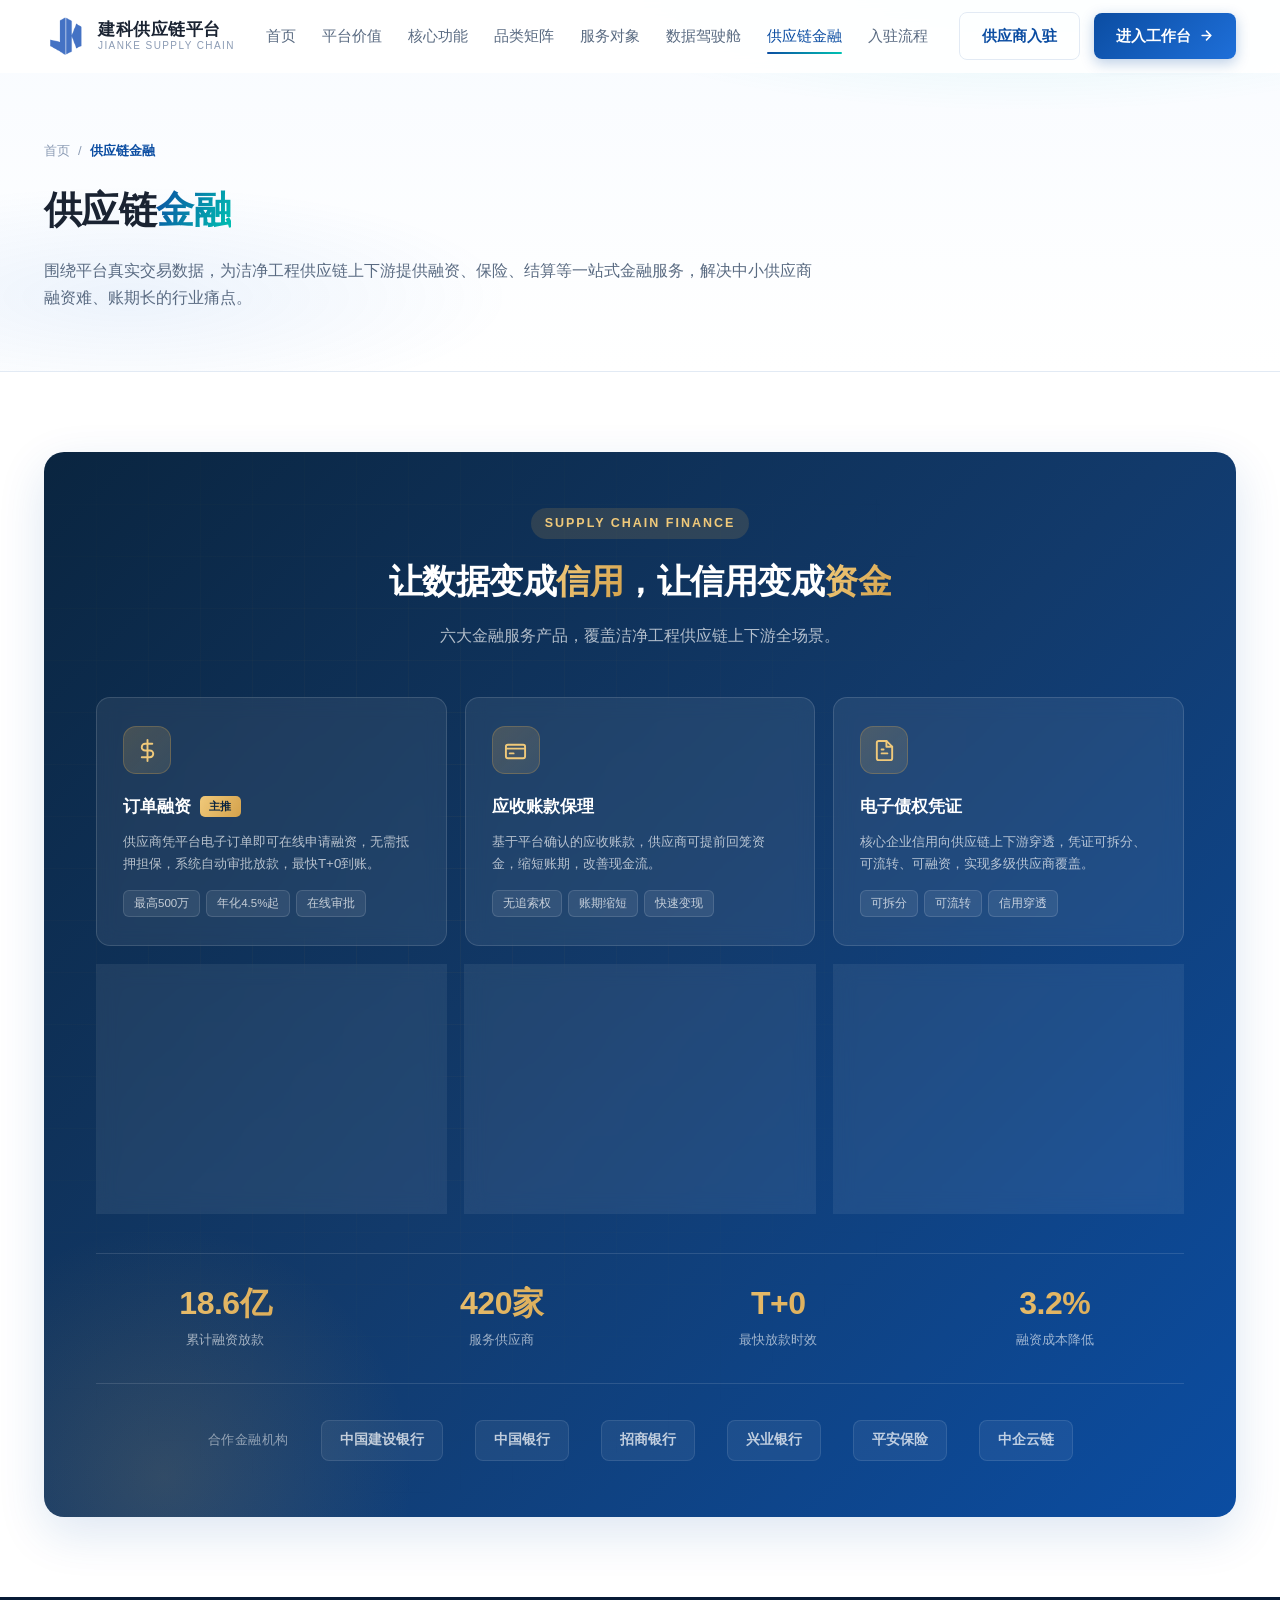
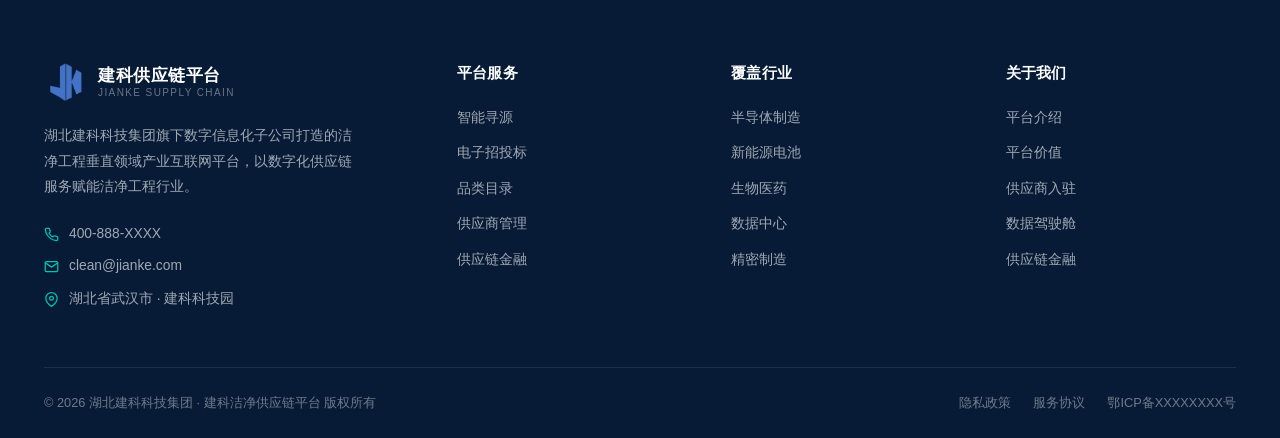
<file: finance.html>
<!DOCTYPE html>
<html lang="zh-CN">
<head>
<meta charset="UTF-8">
<meta name="viewport" content="width=device-width, initial-scale=1.0">
<title>供应链金融 | 建科洁净供应链平台</title>
<link rel="stylesheet" href="common.css">
</head>
<body>

<section class="page-hero">
  <div class="container">
    <div class="breadcrumb">
      <a href="index.html">首页</a><span>/</span><span class="cur">供应链金融</span>
    </div>
    <h1>供应链<span class="grad">金融</span></h1>
    <p>围绕平台真实交易数据，为洁净工程供应链上下游提供融资、保险、结算等一站式金融服务，解决中小供应商融资难、账期长的行业痛点。</p>
  </div>
</section>

<section class="section">
  <div class="container">
    <div class="finance-wrap reveal">
      <div class="finance-inner">
        <div class="finance-head">
          <div class="section-tag">Supply Chain Finance</div>
          <h2>让数据变成<span class="gold">信用</span>，让信用变成<span class="gold">资金</span></h2>
          <p>六大金融服务产品，覆盖洁净工程供应链上下游全场景。</p>
        </div>

        <div class="finance-grid">
          <div class="finance-card reveal">
            <div class="finance-icon">
              <svg viewBox="0 0 24 24" fill="none" stroke-width="2" stroke-linecap="round" stroke-linejoin="round"><path d="M12 1v22M17 5H9.5a3.5 3.5 0 000 7h5a3.5 3.5 0 010 7H6"/></svg>
            </div>
            <h4>订单融资 <span class="badge">主推</span></h4>
            <p>供应商凭平台电子订单即可在线申请融资，无需抵押担保，系统自动审批放款，最快T+0到账。</p>
            <div class="finance-tags"><span>最高500万</span><span>年化4.5%起</span><span>在线审批</span></div>
          </div>

          <div class="finance-card reveal">
            <div class="finance-icon">
              <svg viewBox="0 0 24 24" fill="none" stroke-width="2" stroke-linecap="round" stroke-linejoin="round"><rect x="2" y="6" width="20" height="14" rx="2"/><path d="M2 10h20M6 15h4"/></svg>
            </div>
            <h4>应收账款保理</h4>
            <p>基于平台确认的应收账款，供应商可提前回笼资金，缩短账期，改善现金流。</p>
            <div class="finance-tags"><span>无追索权</span><span>账期缩短</span><span>快速变现</span></div>
          </div>

          <div class="finance-card reveal">
            <div class="finance-icon">
              <svg viewBox="0 0 24 24" fill="none" stroke-width="2" stroke-linecap="round" stroke-linejoin="round"><path d="M14 2H6a2 2 0 00-2 2v16a2 2 0 002 2h12a2 2 0 002-2V8z"/><path d="M14 2v6h6M9 15h6M9 11h2"/></svg>
            </div>
            <h4>电子债权凭证</h4>
            <p>核心企业信用向供应链上下游穿透，凭证可拆分、可流转、可融资，实现多级供应商覆盖。</p>
            <div class="finance-tags"><span>可拆分</span><span>可流转</span><span>信用穿透</span></div>
          </div>

          <div class="finance-card reveal">
            <div class="finance-icon">
              <svg viewBox="0 0 24 24" fill="none" stroke-width="2" stroke-linecap="round" stroke-linejoin="round"><path d="M12 22s8-4 8-10V5l-8-3-8 3v7c0 6 8 10 8 10z"/></svg>
            </div>
            <h4>供应链保险</h4>
            <p>联合保险公司提供货物运输险、产品质量险、履约保证险等专属险种，降低交易风险。</p>
            <div class="finance-tags"><span>货物险</span><span>质量险</span><span>履约险</span></div>
          </div>

          <div class="finance-card reveal">
            <div class="finance-icon">
              <svg viewBox="0 0 24 24" fill="none" stroke-width="2" stroke-linecap="round" stroke-linejoin="round"><path d="M3 3v18h18"/><path d="M7 14l4-4 3 3 5-6"/></svg>
            </div>
            <h4>信用评估服务</h4>
            <p>基于平台交易数据、履约记录和评价体系，构建供应商信用画像，为金融机构提供风控支撑。</p>
            <div class="finance-tags"><span>数据风控</span><span>信用画像</span><span>动态评级</span></div>
          </div>

          <div class="finance-card reveal">
            <div class="finance-icon">
              <svg viewBox="0 0 24 24" fill="none" stroke-width="2" stroke-linecap="round" stroke-linejoin="round"><path d="M4 4h16c1.1 0 2 .9 2 2v12c0 1.1-.9 2-2 2H4c-1.1 0-2-.9-2-2V6c0-1.1.9-2 2-2z"/><path d="M22 6l-10 7L2 6"/></svg>
            </div>
            <h4>在线结算服务</h4>
            <p>支持多银行账户在线支付、对账、开票一体化，交易资金由银行存管，安全合规。</p>
            <div class="finance-tags"><span>资金存管</span><span>自动对账</span><span>电子发票</span></div>
          </div>
        </div>

        <div class="finance-stats">
          <div class="finance-stat">
            <div class="n" data-count="18.6" data-float="1" data-suffix="亿">0</div>
            <div class="l">累计融资放款</div>
          </div>
          <div class="finance-stat">
            <div class="n" data-count="420" data-suffix="家">0</div>
            <div class="l">服务供应商</div>
          </div>
          <div class="finance-stat">
            <div class="n">T+0</div>
            <div class="l">最快放款时效</div>
          </div>
          <div class="finance-stat">
            <div class="n" data-count="3.2" data-float="1" data-suffix="%">0</div>
            <div class="l">融资成本降低</div>
          </div>
        </div>

        <div class="finance-partners">
          <span class="label">合作金融机构</span>
          <span class="partner">中国建设银行</span>
          <span class="partner">中国银行</span>
          <span class="partner">招商银行</span>
          <span class="partner">兴业银行</span>
          <span class="partner">平安保险</span>
          <span class="partner">中企云链</span>
        </div>
      </div>
    </div>
  </div>
</section>

<script src="common.js"></script>
</body>
</html>
</file>
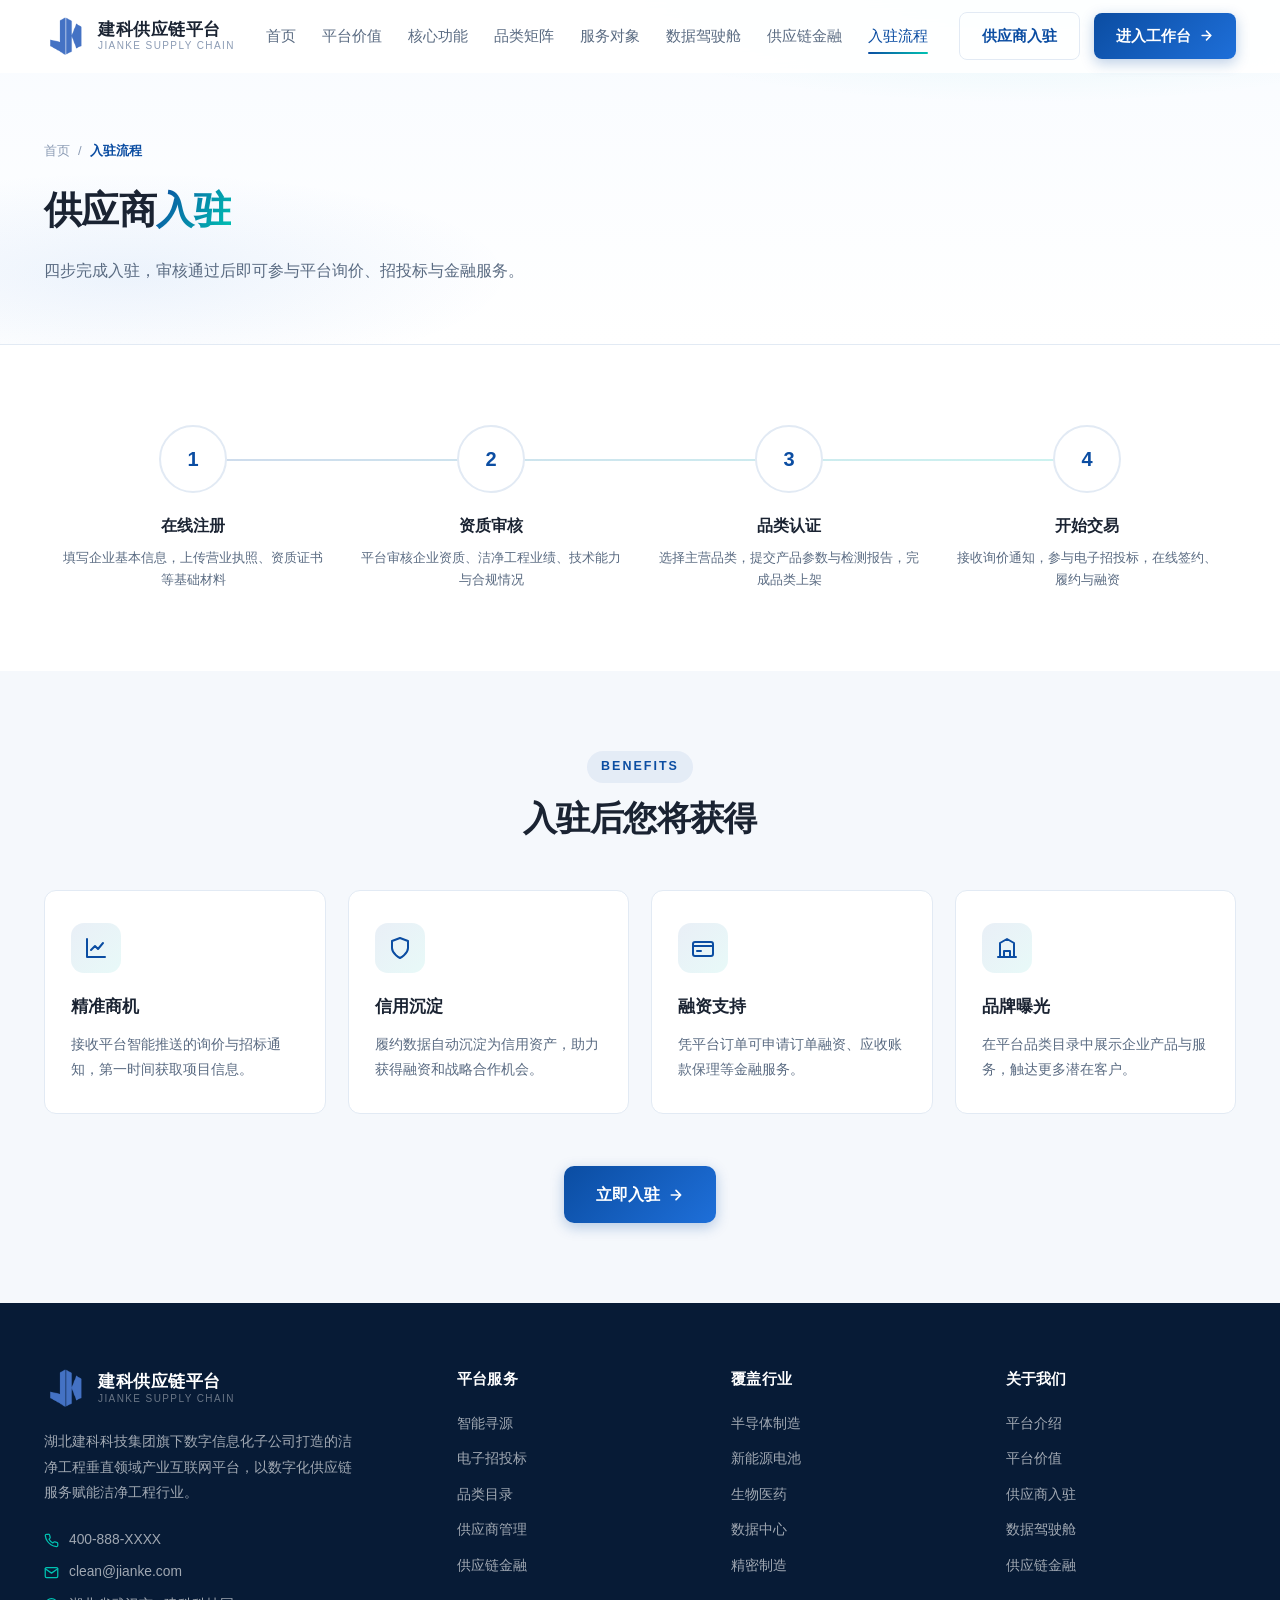
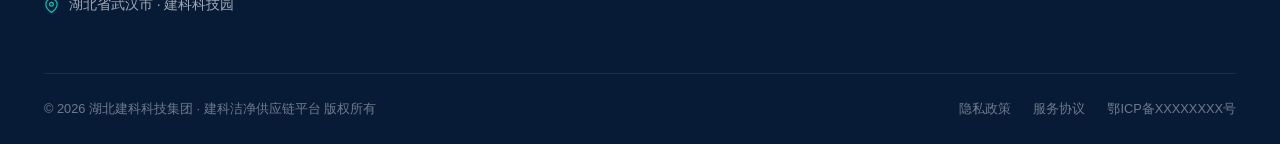
<file: join.html>
<!DOCTYPE html>
<html lang="zh-CN">
<head>
<meta charset="UTF-8">
<meta name="viewport" content="width=device-width, initial-scale=1.0">
<title>供应商入驻 | 建科洁净供应链平台</title>
<link rel="stylesheet" href="common.css">
</head>
<body>

<section class="page-hero">
  <div class="container">
    <div class="breadcrumb">
      <a href="index.html">首页</a><span>/</span><span class="cur">入驻流程</span>
    </div>
    <h1>供应商<span class="grad">入驻</span></h1>
    <p>四步完成入驻，审核通过后即可参与平台询价、招投标与金融服务。</p>
  </div>
</section>

<section class="section">
  <div class="container">
    <div class="flow">
      <div class="flow-step reveal">
        <div class="f-circle">1</div>
        <h4>在线注册</h4>
        <p>填写企业基本信息，上传营业执照、资质证书等基础材料</p>
      </div>
      <div class="flow-step reveal">
        <div class="f-circle">2</div>
        <h4>资质审核</h4>
        <p>平台审核企业资质、洁净工程业绩、技术能力与合规情况</p>
      </div>
      <div class="flow-step reveal">
        <div class="f-circle">3</div>
        <h4>品类认证</h4>
        <p>选择主营品类，提交产品参数与检测报告，完成品类上架</p>
      </div>
      <div class="flow-step reveal">
        <div class="f-circle">4</div>
        <h4>开始交易</h4>
        <p>接收询价通知，参与电子招投标，在线签约、履约与融资</p>
      </div>
    </div>
  </div>
</section>

<section class="section alt">
  <div class="container">
    <div class="section-head reveal">
      <div class="section-tag">Benefits</div>
      <h2>入驻后您将获得</h2>
    </div>

    <div class="value-grid">
      <div class="value-card reveal">
        <div class="value-icon">
          <svg viewBox="0 0 24 24" fill="none" stroke-width="2" stroke-linecap="round" stroke-linejoin="round"><path d="M3 3v18h18"/><path d="M7 14l4-4 3 3 5-6"/></svg>
        </div>
        <h3>精准商机</h3>
        <p>接收平台智能推送的询价与招标通知，第一时间获取项目信息。</p>
      </div>
      <div class="value-card reveal">
        <div class="value-icon">
          <svg viewBox="0 0 24 24" fill="none" stroke-width="2" stroke-linecap="round" stroke-linejoin="round"><path d="M12 22s8-4 8-10V5l-8-3-8 3v7c0 6 8 10 8 10z"/></svg>
        </div>
        <h3>信用沉淀</h3>
        <p>履约数据自动沉淀为信用资产，助力获得融资和战略合作机会。</p>
      </div>
      <div class="value-card reveal">
        <div class="value-icon">
          <svg viewBox="0 0 24 24" fill="none" stroke-width="2" stroke-linecap="round" stroke-linejoin="round"><rect x="2" y="6" width="20" height="14" rx="2"/><path d="M2 10h20M6 15h4"/></svg>
        </div>
        <h3>融资支持</h3>
        <p>凭平台订单可申请订单融资、应收账款保理等金融服务。</p>
      </div>
      <div class="value-card reveal">
        <div class="value-icon">
          <svg viewBox="0 0 24 24" fill="none" stroke-width="2" stroke-linecap="round" stroke-linejoin="round"><path d="M3 21h18M5 21V7l7-4 7 4v14M9 21v-6h6v6"/></svg>
        </div>
        <h3>品牌曝光</h3>
        <p>在平台品类目录中展示企业产品与服务，触达更多潜在客户。</p>
      </div>
    </div>

    <div style="text-align:center;margin-top:52px;">
      <a href="https://scm.hbjkjt.com/supplyChain/home" class="btn btn-primary btn-lg">
        立即入驻
        <svg width="16" height="16" viewBox="0 0 24 24" fill="none" stroke="currentColor" stroke-width="2.5" stroke-linecap="round" stroke-linejoin="round"><path d="M5 12h14M12 5l7 7-7 7"/></svg>
      </a>
    </div>
  </div>
</section>

<script src="common.js"></script>
</body>
</html>
</file>
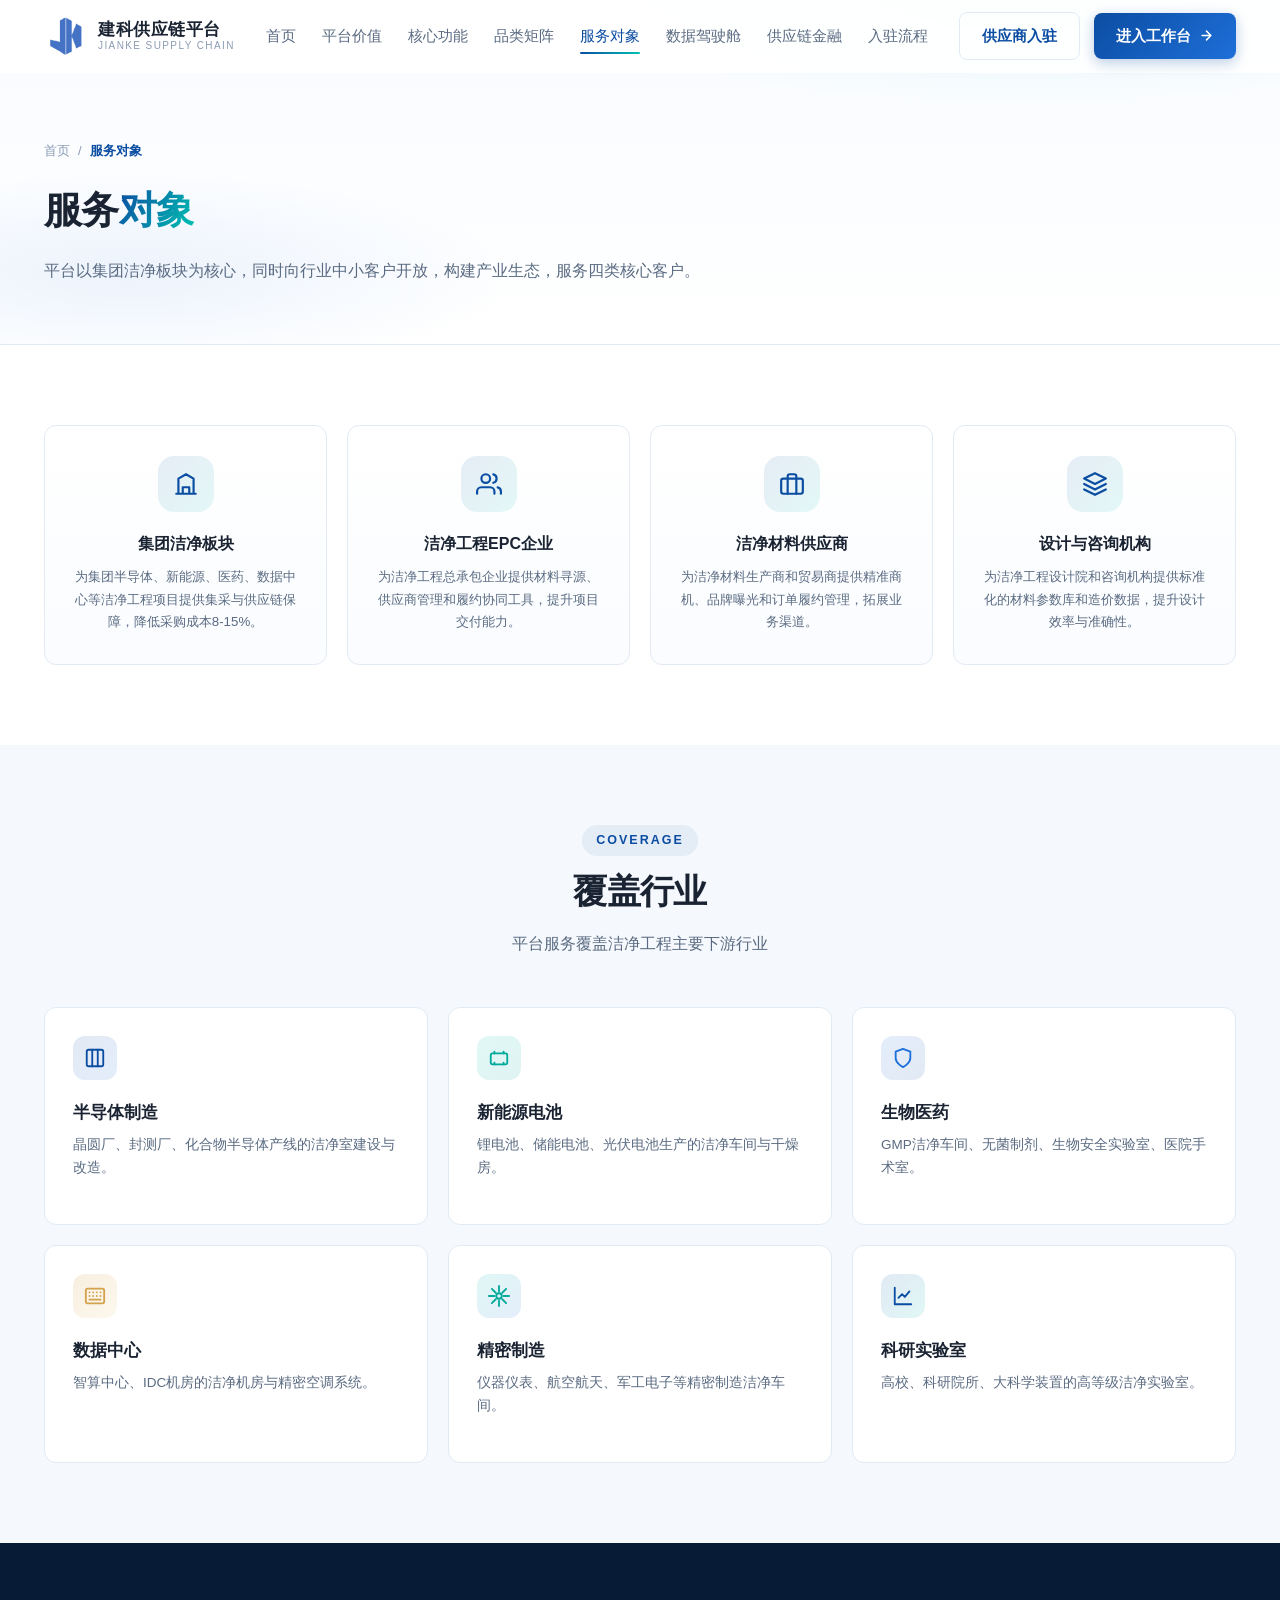
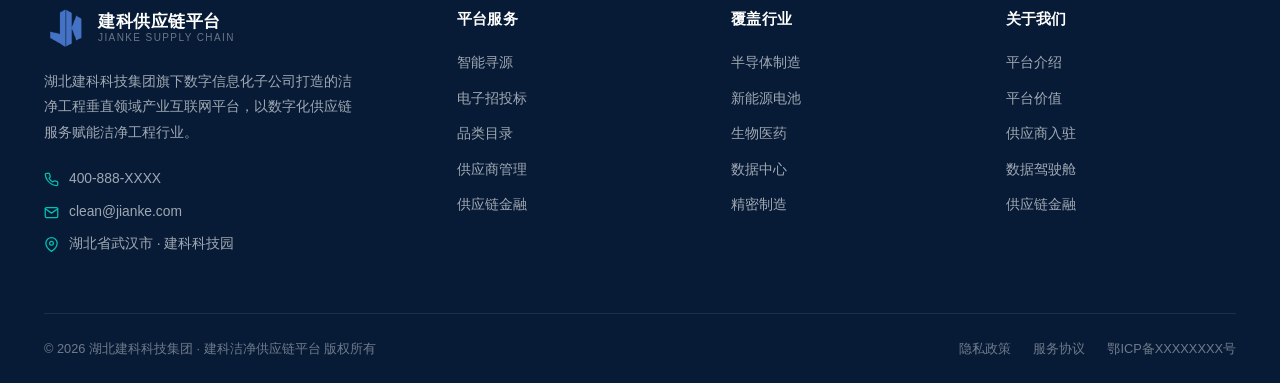
<file: serve.html>
<!DOCTYPE html>
<html lang="zh-CN">
<head>
<meta charset="UTF-8">
<meta name="viewport" content="width=device-width, initial-scale=1.0">
<title>服务对象 | 建科洁净供应链平台</title>
<link rel="stylesheet" href="common.css">
</head>
<body>

<section class="page-hero">
  <div class="container">
    <div class="breadcrumb">
      <a href="index.html">首页</a><span>/</span><span class="cur">服务对象</span>
    </div>
    <h1>服务<span class="grad">对象</span></h1>
    <p>平台以集团洁净板块为核心，同时向行业中小客户开放，构建产业生态，服务四类核心客户。</p>
  </div>
</section>

<section class="section">
  <div class="container">
    <div class="serve-grid">
      <div class="serve-card reveal">
        <div class="s-icon">
          <svg viewBox="0 0 24 24" fill="none" stroke-width="2" stroke-linecap="round" stroke-linejoin="round"><path d="M3 21h18M5 21V7l7-4 7 4v14M9 21v-6h6v6"/></svg>
        </div>
        <h4>集团洁净板块</h4>
        <p>为集团半导体、新能源、医药、数据中心等洁净工程项目提供集采与供应链保障，降低采购成本8-15%。</p>
      </div>

      <div class="serve-card reveal">
        <div class="s-icon">
          <svg viewBox="0 0 24 24" fill="none" stroke-width="2" stroke-linecap="round" stroke-linejoin="round"><path d="M17 21v-2a4 4 0 00-4-4H5a4 4 0 00-4 4v2"/><circle cx="9" cy="7" r="4"/><path d="M23 21v-2a4 4 0 00-3-3.87M16 3.13a4 4 0 010 7.75"/></svg>
        </div>
        <h4>洁净工程EPC企业</h4>
        <p>为洁净工程总承包企业提供材料寻源、供应商管理和履约协同工具，提升项目交付能力。</p>
      </div>

      <div class="serve-card reveal">
        <div class="s-icon">
          <svg viewBox="0 0 24 24" fill="none" stroke-width="2" stroke-linecap="round" stroke-linejoin="round"><rect x="2" y="7" width="20" height="14" rx="2"/><path d="M16 21V5a2 2 0 00-2-2h-4a2 2 0 00-2 2v16"/></svg>
        </div>
        <h4>洁净材料供应商</h4>
        <p>为洁净材料生产商和贸易商提供精准商机、品牌曝光和订单履约管理，拓展业务渠道。</p>
      </div>

      <div class="serve-card reveal">
        <div class="s-icon">
          <svg viewBox="0 0 24 24" fill="none" stroke-width="2" stroke-linecap="round" stroke-linejoin="round"><path d="M12 2L2 7l10 5 10-5-10-5zM2 17l10 5 10-5M2 12l10 5 10-5"/></svg>
        </div>
        <h4>设计与咨询机构</h4>
        <p>为洁净工程设计院和咨询机构提供标准化的材料参数库和造价数据，提升设计效率与准确性。</p>
      </div>
    </div>
  </div>
</section>

<section class="section alt">
  <div class="container">
    <div class="section-head reveal">
      <div class="section-tag">Coverage</div>
      <h2>覆盖行业</h2>
      <p>平台服务覆盖洁净工程主要下游行业</p>
    </div>

    <div class="cat-grid">
      <div class="cat-card reveal">
        <div class="cat-icon" style="background:linear-gradient(135deg,rgba(11,77,162,.12),rgba(30,111,217,.12));">
          <svg viewBox="0 0 24 24" fill="none" stroke="#0B4DA2" stroke-width="2" stroke-linecap="round" stroke-linejoin="round"><rect x="3" y="3" width="18" height="18" rx="2"/><path d="M9 3v18M15 3v18"/></svg>
        </div>
        <h4>半导体制造</h4>
        <p>晶圆厂、封测厂、化合物半导体产线的洁净室建设与改造。</p>
      </div>

      <div class="cat-card reveal">
        <div class="cat-icon" style="background:linear-gradient(135deg,rgba(0,194,178,.12),rgba(0,169,154,.12));">
          <svg viewBox="0 0 24 24" fill="none" stroke="#00A99A" stroke-width="2" stroke-linecap="round" stroke-linejoin="round"><rect x="3" y="7" width="18" height="12" rx="2"/><path d="M7 7V5M17 7V5M7 19v-2M17 19v-2"/></svg>
        </div>
        <h4>新能源电池</h4>
        <p>锂电池、储能电池、光伏电池生产的洁净车间与干燥房。</p>
      </div>

      <div class="cat-card reveal">
        <div class="cat-icon" style="background:linear-gradient(135deg,rgba(30,111,217,.12),rgba(11,77,162,.12));">
          <svg viewBox="0 0 24 24" fill="none" stroke="#1E6FD9" stroke-width="2" stroke-linecap="round" stroke-linejoin="round"><path d="M12 22s8-4 8-10V5l-8-3-8 3v7c0 6 8 10 8 10z"/></svg>
        </div>
        <h4>生物医药</h4>
        <p>GMP洁净车间、无菌制剂、生物安全实验室、医院手术室。</p>
      </div>

      <div class="cat-card reveal">
        <div class="cat-icon" style="background:linear-gradient(135deg,rgba(212,162,76,.18),rgba(240,201,122,.12));">
          <svg viewBox="0 0 24 24" fill="none" stroke="#D4A24C" stroke-width="2" stroke-linecap="round" stroke-linejoin="round"><rect x="2" y="4" width="20" height="16" rx="2"/><path d="M6 8h.01M10 8h.01M14 8h.01M18 8h.01M6 12h.01M10 12h.01M14 12h.01M18 12h.01M6 16h12"/></svg>
        </div>
        <h4>数据中心</h4>
        <p>智算中心、IDC机房的洁净机房与精密空调系统。</p>
      </div>

      <div class="cat-card reveal">
        <div class="cat-icon" style="background:linear-gradient(135deg,rgba(0,194,178,.12),rgba(30,111,217,.12));">
          <svg viewBox="0 0 24 24" fill="none" stroke="#00A99A" stroke-width="2" stroke-linecap="round" stroke-linejoin="round"><circle cx="12" cy="12" r="3"/><path d="M12 1v6M12 17v6M4.22 4.22l4.24 4.24M15.54 15.54l4.24 4.24M1 12h6M17 12h6M4.22 19.78l4.24-4.24M15.54 8.46l4.24-4.24"/></svg>
        </div>
        <h4>精密制造</h4>
        <p>仪器仪表、航空航天、军工电子等精密制造洁净车间。</p>
      </div>

      <div class="cat-card reveal">
        <div class="cat-icon" style="background:linear-gradient(135deg,rgba(11,77,162,.12),rgba(0,194,178,.12));">
          <svg viewBox="0 0 24 24" fill="none" stroke="#0B4DA2" stroke-width="2" stroke-linecap="round" stroke-linejoin="round"><path d="M3 3v18h18"/><path d="M7 14l4-4 3 3 5-6"/></svg>
        </div>
        <h4>科研实验室</h4>
        <p>高校、科研院所、大科学装置的高等级洁净实验室。</p>
      </div>
    </div>
  </div>
</section>

<script src="common.js"></script>
</body>
</html>
</file>
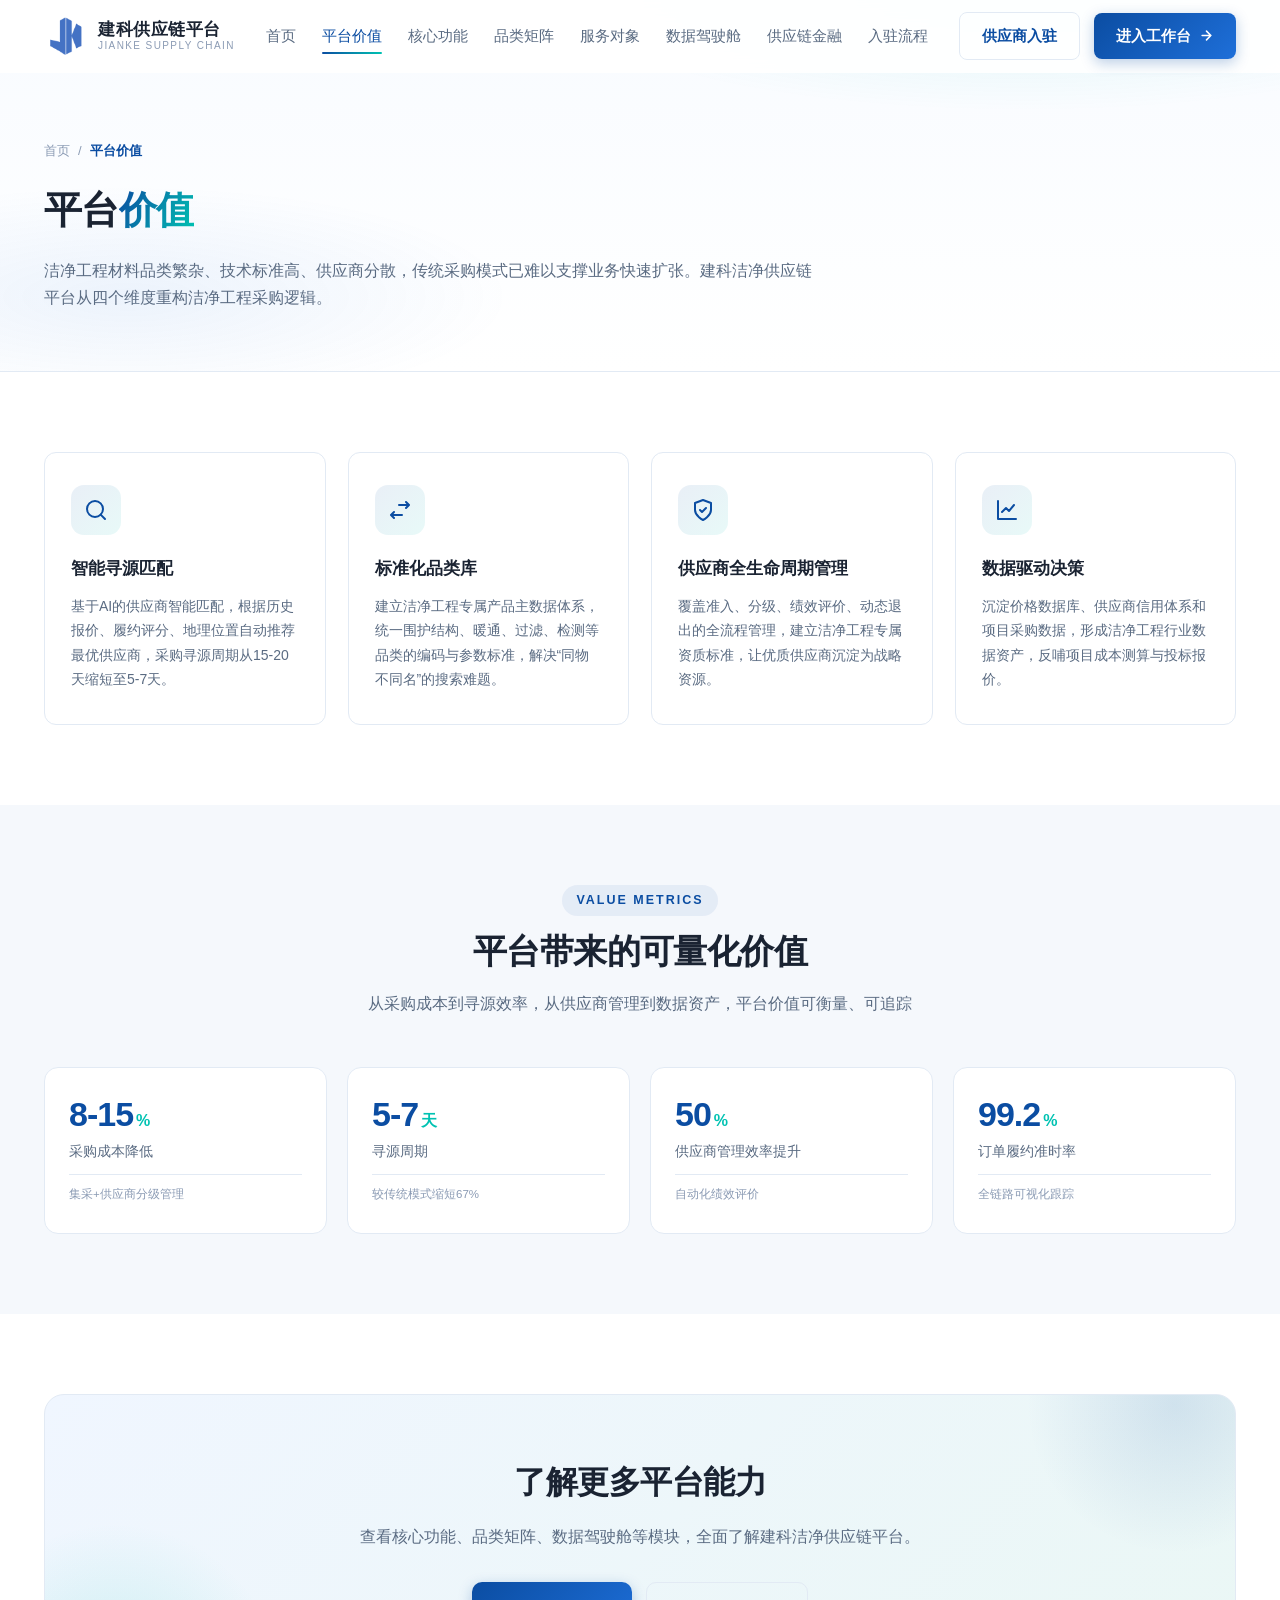
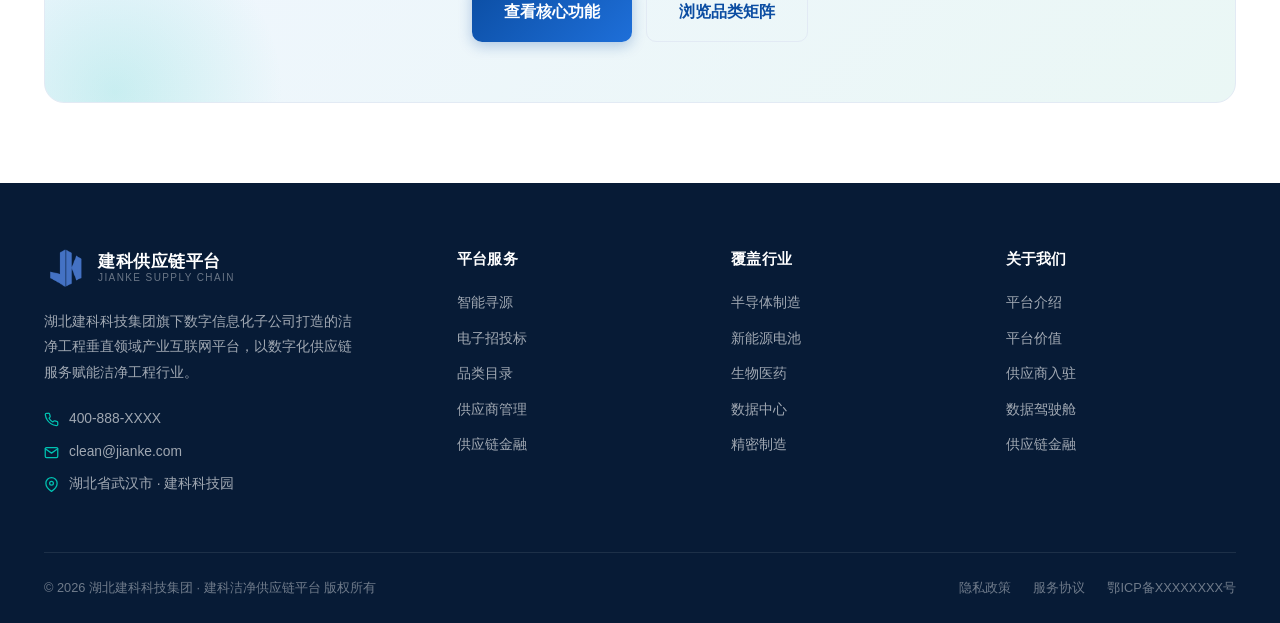
<file: value.html>
<!DOCTYPE html>
<html lang="zh-CN">
<head>
<meta charset="UTF-8">
<meta name="viewport" content="width=device-width, initial-scale=1.0">
<title>平台价值 | 建科洁净供应链平台</title>
<link rel="stylesheet" href="common.css">
</head>
<body>

<section class="page-hero">
  <div class="container">
    <div class="breadcrumb">
      <a href="index.html">首页</a><span>/</span><span class="cur">平台价值</span>
    </div>
    <h1>平台<span class="grad">价值</span></h1>
    <p>洁净工程材料品类繁杂、技术标准高、供应商分散，传统采购模式已难以支撑业务快速扩张。建科洁净供应链平台从四个维度重构洁净工程采购逻辑。</p>
  </div>
</section>

<section class="section">
  <div class="container">
    <div class="value-grid">
      <div class="value-card reveal">
        <div class="value-icon">
          <svg viewBox="0 0 24 24" fill="none" stroke-width="2" stroke-linecap="round" stroke-linejoin="round"><circle cx="11" cy="11" r="8"/><path d="M21 21l-4.35-4.35"/></svg>
        </div>
        <h3>智能寻源匹配</h3>
        <p>基于AI的供应商智能匹配，根据历史报价、履约评分、地理位置自动推荐最优供应商，采购寻源周期从15-20天缩短至5-7天。</p>
      </div>

      <div class="value-card reveal">
        <div class="value-icon">
          <svg viewBox="0 0 24 24" fill="none" stroke-width="2" stroke-linecap="round" stroke-linejoin="round"><path d="M20 7h-9M14 17H5M18 4l3 3-3 3M6 14l-3 3 3 3"/></svg>
        </div>
        <h3>标准化品类库</h3>
        <p>建立洁净工程专属产品主数据体系，统一围护结构、暖通、过滤、检测等品类的编码与参数标准，解决“同物不同名”的搜索难题。</p>
      </div>

      <div class="value-card reveal">
        <div class="value-icon">
          <svg viewBox="0 0 24 24" fill="none" stroke-width="2" stroke-linecap="round" stroke-linejoin="round"><path d="M12 22s8-4 8-10V5l-8-3-8 3v7c0 6 8 10 8 10z"/><path d="M9 12l2 2 4-4"/></svg>
        </div>
        <h3>供应商全生命周期管理</h3>
        <p>覆盖准入、分级、绩效评价、动态退出的全流程管理，建立洁净工程专属资质标准，让优质供应商沉淀为战略资源。</p>
      </div>

      <div class="value-card reveal">
        <div class="value-icon">
          <svg viewBox="0 0 24 24" fill="none" stroke-width="2" stroke-linecap="round" stroke-linejoin="round"><path d="M3 3v18h18"/><path d="M7 14l4-4 3 3 5-6"/></svg>
        </div>
        <h3>数据驱动决策</h3>
        <p>沉淀价格数据库、供应商信用体系和项目采购数据，形成洁净工程行业数据资产，反哺项目成本测算与投标报价。</p>
      </div>
    </div>
  </div>
</section>

<section class="section alt">
  <div class="container">
    <div class="section-head reveal">
      <div class="section-tag">Value Metrics</div>
      <h2>平台带来的可量化价值</h2>
      <p>从采购成本到寻源效率，从供应商管理到数据资产，平台价值可衡量、可追踪</p>
    </div>

    <div class="dash-grid" style="grid-template-columns:repeat(4,1fr);">
      <div class="dash-card" style="background:#fff;border-color:var(--border);">
        <div class="d-num" style="color:var(--primary);">8-15<em style="color:var(--accent);">%</em></div>
        <div class="d-label" style="color:var(--text-sub);">采购成本降低</div>
        <div class="d-sub" style="color:var(--text-light);border-top-color:var(--border);">集采+供应商分级管理</div>
      </div>
      <div class="dash-card" style="background:#fff;border-color:var(--border);">
        <div class="d-num" style="color:var(--primary);">5-7<em style="color:var(--accent);">天</em></div>
        <div class="d-label" style="color:var(--text-sub);">寻源周期</div>
        <div class="d-sub" style="color:var(--text-light);border-top-color:var(--border);">较传统模式缩短67%</div>
      </div>
      <div class="dash-card" style="background:#fff;border-color:var(--border);">
        <div class="d-num" style="color:var(--primary);">50<em style="color:var(--accent);">%</em></div>
        <div class="d-label" style="color:var(--text-sub);">供应商管理效率提升</div>
        <div class="d-sub" style="color:var(--text-light);border-top-color:var(--border);">自动化绩效评价</div>
      </div>
      <div class="dash-card" style="background:#fff;border-color:var(--border);">
        <div class="d-num" style="color:var(--primary);">99.2<em style="color:var(--accent);">%</em></div>
        <div class="d-label" style="color:var(--text-sub);">订单履约准时率</div>
        <div class="d-sub" style="color:var(--text-light);border-top-color:var(--border);">全链路可视化跟踪</div>
      </div>
    </div>
  </div>
</section>

<section class="section">
  <div class="container">
    <div class="cta reveal">
      <div class="cta-inner">
        <h2>了解更多平台能力</h2>
        <p>查看核心功能、品类矩阵、数据驾驶舱等模块，全面了解建科洁净供应链平台。</p>
        <div class="cta-actions">
          <a href="features.html" class="btn btn-primary btn-lg">查看核心功能</a>
          <a href="category.html" class="btn btn-ghost btn-lg">浏览品类矩阵</a>
        </div>
      </div>
    </div>
  </div>
</section>

<script src="common.js"></script>
</body>
</html>
</file>
<file: common.css>
/* ============================================================
   建科洁净供应链平台 · 共享样式
   ============================================================ */
*{margin:0;padding:0;box-sizing:border-box;}
:root{
  --primary:#0B4DA2;--primary-dark:#083A7A;--primary-light:#1E6FD9;
  --accent:#00C2B2;--accent-light:#E6FAF8;
  --gold:#D4A24C;--gold-light:#FBF5E8;
  --text-main:#1A2332;--text-sub:#5A6B82;--text-light:#8B9BB4;
  --bg-light:#F5F8FC;--bg-white:#FFFFFF;--border:#E2EAF4;
  --shadow-sm:0 2px 8px rgba(11,77,162,.06);
  --shadow-md:0 8px 24px rgba(11,77,162,.10);
  --shadow-lg:0 16px 48px rgba(11,77,162,.14);
  --radius:12px;
}
html{scroll-behavior:smooth;}
body{
  font-family:-apple-system,BlinkMacSystemFont,"Segoe UI","PingFang SC","Hiragino Sans GB","Microsoft YaHei",sans-serif;
  color:var(--text-main);background:var(--bg-white);line-height:1.7;
  -webkit-font-smoothing:antialiased;
}
a{text-decoration:none;color:inherit;}
img{max-width:100%;display:block;}
ul{list-style:none;}
button{font-family:inherit;}
.container{max-width:1240px;margin:0 auto;padding:0 24px;}

/* ---------- Header ---------- */
.header{
  position:fixed;top:0;left:0;right:0;z-index:1000;
  background:rgba(255,255,255,.92);backdrop-filter:blur(16px);
  -webkit-backdrop-filter:blur(16px);border-bottom:1px solid transparent;
  transition:all .3s ease;
}
.header.scrolled{border-bottom-color:var(--border);box-shadow:var(--shadow-sm);}
.header-inner{display:flex;align-items:center;justify-content:space-between;height:72px;}
.logo{display:flex;align-items:center;gap:12px;}
.logo-mark{
  width:42px;height:42px;border-radius:10px;flex-shrink:0;
  object-fit:contain;
  display:block;
}
.logo-text{line-height:1.25;}
.logo-text .cn{font-size:17px;font-weight:700;letter-spacing:.5px;}
.logo-text .en{font-size:10px;color:var(--text-light);letter-spacing:1.4px;text-transform:uppercase;}
.nav{display:flex;align-items:center;gap:26px;}
.nav a{
  font-size:14.5px;font-weight:500;color:var(--text-sub);
  position:relative;padding:6px 0;transition:color .25s;
}
.nav a::after{
  content:"";position:absolute;left:0;bottom:0;width:0;height:2px;
  background:linear-gradient(90deg,var(--primary),var(--accent));
  transition:width .3s ease;border-radius:2px;
}
.nav a:hover,.nav a.active{color:var(--primary);}
.nav a:hover::after,.nav a.active::after{width:100%;}
.header-actions{display:flex;align-items:center;gap:14px;}
.btn{
  display:inline-flex;align-items:center;justify-content:center;gap:8px;
  border-radius:8px;font-weight:600;font-size:14.5px;
  padding:11px 22px;border:none;cursor:pointer;transition:all .25s ease;
  white-space:nowrap;font-family:inherit;
}
.btn-primary{
  background:linear-gradient(135deg,var(--primary),var(--primary-light));
  color:#fff;box-shadow:0 4px 14px rgba(11,77,162,.28);
}
.btn-primary:hover{transform:translateY(-2px);box-shadow:0 8px 22px rgba(11,77,162,.36);}
.btn-ghost{background:transparent;color:var(--primary);border:1.5px solid var(--border);}
.btn-ghost:hover{border-color:var(--primary);background:rgba(11,77,162,.04);}
.btn-lg{padding:15px 32px;font-size:16px;border-radius:10px;}
.menu-toggle{display:none;background:none;border:none;cursor:pointer;padding:8px;}
.menu-toggle span{display:block;width:22px;height:2px;background:var(--text-main);border-radius:2px;margin:5px 0;transition:.3s;}

/* ---------- Hero（首页） ---------- */
.hero{
  position:relative;padding:150px 0 100px;
  background:
    radial-gradient(ellipse 70% 60% at 78% 12%, rgba(0,194,178,.13), transparent 62%),
    radial-gradient(ellipse 60% 55% at 12% 78%, rgba(30,111,217,.11), transparent 60%),
    linear-gradient(180deg,#F8FBFF 0%,#FFFFFF 100%);
  overflow:hidden;
}
.hero::before{
  content:"";position:absolute;inset:0;
  background-image:
    linear-gradient(rgba(11,77,162,.035) 1px,transparent 1px),
    linear-gradient(90deg,rgba(11,77,162,.035) 1px,transparent 1px);
  background-size:56px 56px;
  mask-image:radial-gradient(ellipse 80% 70% at 50% 40%,#000 30%,transparent 78%);
  -webkit-mask-image:radial-gradient(ellipse 80% 70% at 50% 40%,#000 30%,transparent 78%);
  pointer-events:none;
}
.hero-inner{
  position:relative;z-index:2;
  display:grid;grid-template-columns:1.08fr .92fr;gap:64px;align-items:center;
}
.hero-badge{
  display:inline-flex;align-items:center;gap:8px;
  background:var(--accent-light);color:#00847A;
  font-size:13px;font-weight:600;padding:7px 16px;border-radius:100px;
  margin-bottom:26px;border:1px solid rgba(0,194,178,.22);
}
.hero-badge .dot{
  width:7px;height:7px;border-radius:50%;background:var(--accent);
  box-shadow:0 0 0 0 rgba(0,194,178,.6);
  animation:pulse 2s infinite;
}
@keyframes pulse{
  0%{box-shadow:0 0 0 0 rgba(0,194,178,.6);}
  70%{box-shadow:0 0 0 9px rgba(0,194,178,0);}
  100%{box-shadow:0 0 0 0 rgba(0,194,178,0);}
}
.hero h1{font-size:50px;line-height:1.2;font-weight:800;letter-spacing:-1px;margin-bottom:22px;}
.hero h1 .grad{
  background:linear-gradient(120deg,var(--primary) 0%,var(--primary-light) 45%,var(--accent) 100%);
  -webkit-background-clip:text;background-clip:text;color:transparent;
}
.hero p.lead{font-size:17.5px;color:var(--text-sub);max-width:560px;margin-bottom:36px;}
.hero-actions{display:flex;gap:14px;flex-wrap:wrap;margin-bottom:44px;}
.hero-stats{display:flex;gap:44px;padding-top:32px;border-top:1px solid var(--border);}
.hero-stat .num{font-size:29px;font-weight:800;color:var(--primary);line-height:1.1;font-variant-numeric:tabular-nums;}
.hero-stat .num em{font-style:normal;font-size:16px;font-weight:700;margin-left:2px;}
.hero-stat .label{font-size:13px;color:var(--text-light);margin-top:4px;}

.hero-visual{position:relative;}
.visual-card{
  background:#fff;border-radius:18px;border:1px solid var(--border);
  box-shadow:var(--shadow-lg);overflow:hidden;
}
.visual-head{
  padding:18px 22px;border-bottom:1px solid var(--border);
  display:flex;align-items:center;justify-content:space-between;
  background:linear-gradient(180deg,#FAFCFF,#fff);
}
.visual-head .title{font-size:14px;font-weight:700;display:flex;align-items:center;gap:9px;}
.visual-head .title .ic{
  width:26px;height:26px;border-radius:7px;
  background:linear-gradient(135deg,var(--primary),var(--primary-light));
  display:flex;align-items:center;justify-content:center;
}
.visual-head .title .ic svg{width:14px;height:14px;stroke:#fff;}
.visual-head .live{
  font-size:11.5px;color:#00847A;font-weight:600;
  background:var(--accent-light);padding:4px 10px;border-radius:100px;
  display:flex;align-items:center;gap:5px;
}
.visual-head .live i{width:6px;height:6px;border-radius:50%;background:var(--accent);animation:pulse 2s infinite;}
.visual-body{padding:20px 22px;}
.match-row{
  display:flex;align-items:center;justify-content:space-between;
  padding:13px 0;border-bottom:1px dashed var(--border);
}
.match-row:last-child{border-bottom:none;}
.match-info{display:flex;align-items:center;gap:12px;}
.match-avatar{
  width:36px;height:36px;border-radius:9px;flex-shrink:0;
  display:flex;align-items:center;justify-content:center;
  font-size:13px;font-weight:700;color:#fff;
}
.match-info .name{font-size:13.5px;font-weight:600;}
.match-info .meta{font-size:11.5px;color:var(--text-light);margin-top:1px;}
.match-score{font-size:13px;font-weight:700;color:#00847A;background:var(--accent-light);padding:4px 11px;border-radius:7px;}
.visual-foot{
  padding:14px 22px;background:var(--bg-light);border-top:1px solid var(--border);
  display:flex;justify-content:space-between;align-items:center;
  font-size:12.5px;color:var(--text-light);
}
.visual-foot strong{color:var(--primary);font-size:14px;}

/* ---------- 页面 Hero（子页面） ---------- */
.page-hero{
  padding:140px 0 60px;
  background:
    radial-gradient(ellipse 60% 50% at 80% 0%,rgba(0,194,178,.10),transparent 60%),
    radial-gradient(ellipse 50% 50% at 10% 80%,rgba(30,111,217,.08),transparent 60%),
    linear-gradient(180deg,#F8FBFF,#FFF);
  border-bottom:1px solid var(--border);
}
.page-hero .breadcrumb{
  font-size:13px;color:var(--text-light);margin-bottom:16px;
  display:flex;align-items:center;gap:8px;flex-wrap:wrap;
}
.page-hero .breadcrumb a{color:var(--text-light);transition:color .2s;}
.page-hero .breadcrumb a:hover{color:var(--primary);}
.page-hero .breadcrumb .cur{color:var(--primary);font-weight:600;}
.page-hero h1{font-size:38px;font-weight:800;letter-spacing:-.6px;margin-bottom:14px;}
.page-hero h1 .grad{
  background:linear-gradient(120deg,var(--primary),var(--accent));
  -webkit-background-clip:text;background-clip:text;color:transparent;
}
.page-hero p{font-size:16px;color:var(--text-sub);max-width:780px;}

/* ---------- Section ---------- */
.section{padding:80px 0;}
.section.alt{background:var(--bg-light);}
.section-head{text-align:center;max-width:760px;margin:0 auto 50px;}
.section-tag{
  display:inline-block;font-size:12.5px;font-weight:700;letter-spacing:2px;
  color:var(--primary);text-transform:uppercase;margin-bottom:14px;
  padding:5px 14px;background:rgba(11,77,162,.07);border-radius:100px;
}
.section-head h2{font-size:34px;font-weight:800;letter-spacing:-.6px;line-height:1.28;margin-bottom:16px;}
.section-head p{font-size:16px;color:var(--text-sub);}

/* ---------- 价值卡片 ---------- */
.value-grid{display:grid;grid-template-columns:repeat(4,1fr);gap:22px;}
.value-card{
  background:#fff;border:1px solid var(--border);border-radius:var(--radius);
  padding:32px 26px;transition:all .3s ease;position:relative;overflow:hidden;
}
.value-card::before{
  content:"";position:absolute;top:0;left:0;right:0;height:3px;
  background:linear-gradient(90deg,var(--primary),var(--accent));
  transform:scaleX(0);transform-origin:left;transition:transform .4s ease;
}
.value-card:hover{transform:translateY(-6px);box-shadow:var(--shadow-md);border-color:transparent;}
.value-card:hover::before{transform:scaleX(1);}
.value-icon{
  width:50px;height:50px;border-radius:13px;
  background:linear-gradient(135deg,rgba(11,77,162,.09),rgba(0,194,178,.09));
  display:flex;align-items:center;justify-content:center;margin-bottom:20px;
}
.value-icon svg{width:24px;height:24px;stroke:var(--primary);}
.value-card h3{font-size:17px;font-weight:700;margin-bottom:10px;}
.value-card p{font-size:14px;color:var(--text-sub);line-height:1.75;}

/* ---------- 核心功能 ---------- */
.feature-list{display:flex;flex-direction:column;gap:26px;}
.feature-item{
  display:grid;grid-template-columns:56px 1fr;gap:26px;
  background:#fff;border:1px solid var(--border);border-radius:var(--radius);
  padding:34px 36px;transition:all .3s ease;
}
.feature-item:hover{box-shadow:var(--shadow-md);border-color:rgba(11,77,162,.2);transform:translateX(4px);}
.feature-num{
  width:56px;height:56px;border-radius:15px;
  background:linear-gradient(135deg,var(--primary),var(--primary-light));
  color:#fff;font-size:21px;font-weight:800;
  display:flex;align-items:center;justify-content:center;
  box-shadow:0 6px 18px rgba(11,77,162,.24);
}
.feature-content h3{
  font-size:19px;font-weight:700;margin-bottom:10px;
  display:flex;align-items:center;gap:11px;flex-wrap:wrap;
}
.feature-content h3 .pill{
  font-size:11.5px;font-weight:600;color:var(--accent);
  background:var(--accent-light);padding:3px 10px;border-radius:100px;
  letter-spacing:.3px;
}
.feature-content > p{font-size:14.5px;color:var(--text-sub);margin-bottom:16px;}
.feature-points{display:grid;grid-template-columns:repeat(2,1fr);gap:10px 28px;}
.feature-points li{
  font-size:13.8px;color:var(--text-sub);display:flex;gap:9px;align-items:flex-start;
}
.feature-points li svg{width:15px;height:15px;stroke:var(--accent);flex-shrink:0;margin-top:5px;}

/* ---------- 品类矩阵 ---------- */
.cat-grid{display:grid;grid-template-columns:repeat(3,1fr);gap:20px;}
.cat-card{
  background:#fff;border:1px solid var(--border);border-radius:var(--radius);
  padding:28px;transition:all .3s ease;position:relative;
}
.cat-card:hover{transform:translateY(-5px);box-shadow:var(--shadow-md);}
.cat-card .cat-icon{
  width:44px;height:44px;border-radius:12px;margin-bottom:18px;
  display:flex;align-items:center;justify-content:center;
}
.cat-card .cat-icon svg{width:22px;height:22px;}
.cat-card h4{font-size:16.5px;font-weight:700;margin-bottom:8px;}
.cat-card p{font-size:13.5px;color:var(--text-sub);margin-bottom:16px;line-height:1.7;}
.cat-tags{display:flex;flex-wrap:wrap;gap:7px;}
.cat-tags span{
  font-size:12px;color:var(--text-sub);background:var(--bg-light);
  padding:4px 11px;border-radius:6px;border:1px solid var(--border);
  transition:all .2s;
}
.cat-card:hover .cat-tags span{border-color:rgba(11,77,162,.18);}
.cat-count{
  position:absolute;top:26px;right:26px;
  font-size:12px;font-weight:700;color:var(--primary);
  background:rgba(11,77,162,.07);padding:4px 11px;border-radius:7px;
}

/* ---------- 服务对象 ---------- */
.serve-grid{display:grid;grid-template-columns:repeat(4,1fr);gap:20px;}
.serve-card{
  background:linear-gradient(180deg,#fff,#FAFCFF);
  border:1px solid var(--border);border-radius:var(--radius);
  padding:30px 24px;text-align:center;transition:all .3s ease;
}
.serve-card:hover{border-color:var(--primary);transform:translateY(-5px);box-shadow:var(--shadow-md);}
.serve-card .s-icon{
  width:56px;height:56px;border-radius:16px;margin:0 auto 18px;
  display:flex;align-items:center;justify-content:center;
  background:linear-gradient(135deg,rgba(11,77,162,.1),rgba(0,194,178,.1));
}
.serve-card .s-icon svg{width:26px;height:26px;stroke:var(--primary);}
.serve-card h4{font-size:16px;font-weight:700;margin-bottom:9px;}
.serve-card p{font-size:13.3px;color:var(--text-sub);line-height:1.7;}

/* ---------- 数据驾驶舱 ---------- */
.dashboard{
  background:linear-gradient(135deg,#072E60 0%,#0B4DA2 55%,#0F5FBF 100%);
  border-radius:20px;padding:56px 52px;position:relative;overflow:hidden;
  box-shadow:var(--shadow-lg);
}
.dashboard::before{
  content:"";position:absolute;inset:0;
  background-image:
    linear-gradient(rgba(255,255,255,.05) 1px,transparent 1px),
    linear-gradient(90deg,rgba(255,255,255,.05) 1px,transparent 1px);
  background-size:48px 48px;
  mask-image:radial-gradient(ellipse 70% 80% at 70% 30%,#000,transparent 75%);
  -webkit-mask-image:radial-gradient(ellipse 70% 80% at 70% 30%,#000,transparent 75%);
}
.dashboard::after{
  content:"";position:absolute;width:460px;height:460px;border-radius:50%;
  background:radial-gradient(circle,rgba(0,194,178,.28),transparent 68%);
  top:-180px;right:-120px;pointer-events:none;
}
.dash-inner{position:relative;z-index:2;}
.dash-head{text-align:center;margin-bottom:48px;}
.dash-head .section-tag{background:rgba(255,255,255,.12);color:#7FE8DF;}
.dash-head h2{color:#fff;font-size:34px;font-weight:800;letter-spacing:-.5px;margin-bottom:12px;}
.dash-head p{color:rgba(255,255,255,.68);font-size:15.5px;}
.dash-grid{display:grid;grid-template-columns:repeat(4,1fr);gap:20px;}
.dash-card{
  background:rgba(255,255,255,.08);border:1px solid rgba(255,255,255,.14);
  border-radius:14px;padding:28px 24px;
  backdrop-filter:blur(10px);-webkit-backdrop-filter:blur(10px);
  transition:all .3s ease;
}
.dash-card:hover{background:rgba(255,255,255,.13);transform:translateY(-4px);}
.dash-card .d-num{
  font-size:34px;font-weight:800;color:#fff;line-height:1.1;
  font-variant-numeric:tabular-nums;letter-spacing:-1px;
}
.dash-card .d-num em{font-style:normal;font-size:16px;font-weight:700;color:#7FE8DF;margin-left:3px;}
.dash-card .d-label{font-size:13.5px;color:rgba(255,255,255,.7);margin-top:8px;}
.dash-card .d-sub{
  font-size:11.5px;color:rgba(127,232,223,.85);margin-top:10px;
  padding-top:10px;border-top:1px solid rgba(255,255,255,.12);
}

/* ---------- 供应链金融 ---------- */
.finance-wrap{
  background:linear-gradient(135deg,#0A2540 0%,#123A6B 50%,#0B4DA2 100%);
  border-radius:20px;padding:56px 52px;position:relative;overflow:hidden;
  box-shadow:var(--shadow-lg);
}
.finance-wrap::before{
  content:"";position:absolute;inset:0;
  background-image:
    linear-gradient(rgba(212,162,76,.05) 1px,transparent 1px),
    linear-gradient(90deg,rgba(212,162,76,.05) 1px,transparent 1px);
  background-size:52px 52px;
  mask-image:radial-gradient(ellipse 70% 80% at 30% 40%,#000,transparent 75%);
  -webkit-mask-image:radial-gradient(ellipse 70% 80% at 30% 40%,#000,transparent 75%);
}
.finance-wrap::after{
  content:"";position:absolute;width:520px;height:520px;border-radius:50%;
  background:radial-gradient(circle,rgba(212,162,76,.16),transparent 68%);
  bottom:-220px;left:-140px;pointer-events:none;
}
.finance-inner{position:relative;z-index:2;}
.finance-head{text-align:center;margin-bottom:48px;}
.finance-head .section-tag{background:rgba(212,162,76,.16);color:#F0C97A;}
.finance-head h2{color:#fff;font-size:34px;font-weight:800;letter-spacing:-.5px;margin-bottom:12px;}
.finance-head h2 .gold{
  background:linear-gradient(120deg,#F0C97A,#D4A24C);
  -webkit-background-clip:text;background-clip:text;color:transparent;
}
.finance-head p{color:rgba(255,255,255,.68);font-size:15.5px;max-width:720px;margin:0 auto;}
.finance-grid{display:grid;grid-template-columns:repeat(3,1fr);gap:18px;margin-bottom:40px;}
.finance-card{
  background:rgba(255,255,255,.07);border:1px solid rgba(255,255,255,.13);
  border-radius:14px;padding:28px 26px;
  backdrop-filter:blur(10px);-webkit-backdrop-filter:blur(10px);
  transition:all .3s ease;position:relative;overflow:hidden;
}
.finance-card::before{
  content:"";position:absolute;top:0;left:0;right:0;height:3px;
  background:linear-gradient(90deg,#D4A24C,#F0C97A);
  transform:scaleX(0);transform-origin:left;transition:transform .4s ease;
}
.finance-card:hover{background:rgba(255,255,255,.12);transform:translateY(-6px);border-color:rgba(212,162,76,.3);}
.finance-card:hover::before{transform:scaleX(1);}
.finance-icon{
  width:48px;height:48px;border-radius:13px;
  background:linear-gradient(135deg,rgba(212,162,76,.22),rgba(240,201,122,.12));
  border:1px solid rgba(212,162,76,.28);
  display:flex;align-items:center;justify-content:center;margin-bottom:18px;
}
.finance-icon svg{width:23px;height:23px;stroke:#F0C97A;}
.finance-card h4{
  color:#fff;font-size:16.5px;font-weight:700;margin-bottom:10px;
  display:flex;align-items:center;gap:9px;flex-wrap:wrap;
}
.finance-card h4 .badge{
  font-size:10.5px;font-weight:700;letter-spacing:.3px;
  color:#0A2540;background:linear-gradient(120deg,#F0C97A,#D4A24C);
  padding:2px 9px;border-radius:5px;
}
.finance-card p{color:rgba(255,255,255,.68);font-size:13.3px;line-height:1.7;margin-bottom:14px;}
.finance-tags{display:flex;flex-wrap:wrap;gap:6px;}
.finance-tags span{
  font-size:11.5px;color:rgba(255,255,255,.72);
  background:rgba(255,255,255,.08);border:1px solid rgba(255,255,255,.12);
  padding:3px 10px;border-radius:6px;
}
.finance-stats{
  display:grid;grid-template-columns:repeat(4,1fr);gap:18px;
  padding:32px 0;border-top:1px solid rgba(255,255,255,.12);
  border-bottom:1px solid rgba(255,255,255,.12);margin-bottom:36px;
}
.finance-stat{text-align:center;}
.finance-stat .n{
  font-size:32px;font-weight:800;line-height:1.1;
  background:linear-gradient(120deg,#F0C97A,#D4A24C);
  -webkit-background-clip:text;background-clip:text;color:transparent;
  font-variant-numeric:tabular-nums;letter-spacing:-.5px;
}
.finance-stat .n em{font-style:normal;font-size:15px;font-weight:700;margin-left:2px;}
.finance-stat .l{font-size:13px;color:rgba(255,255,255,.6);margin-top:8px;}
.finance-partners{display:flex;align-items:center;justify-content:center;gap:32px;flex-wrap:wrap;}
.finance-partners .label{font-size:12.5px;color:rgba(255,255,255,.5);letter-spacing:.5px;}
.finance-partners .partner{
  font-size:13.5px;font-weight:600;color:rgba(255,255,255,.72);
  padding:8px 18px;border-radius:8px;
  background:rgba(255,255,255,.06);border:1px solid rgba(255,255,255,.1);
  transition:all .25s;
}
.finance-partners .partner:hover{color:#F0C97A;border-color:rgba(212,162,76,.35);background:rgba(212,162,76,.1);}

/* ---------- 入驻流程 ---------- */
.flow{display:grid;grid-template-columns:repeat(4,1fr);gap:0;position:relative;}
.flow::before{
  content:"";position:absolute;top:34px;left:12.5%;right:12.5%;height:2px;
  background:linear-gradient(90deg,var(--primary),var(--accent));opacity:.2;
}
.flow-step{text-align:center;position:relative;padding:0 14px;}
.flow-step .f-circle{
  width:68px;height:68px;border-radius:50%;margin:0 auto 20px;
  background:#fff;border:2px solid var(--border);
  display:flex;align-items:center;justify-content:center;
  font-size:20px;font-weight:800;color:var(--primary);
  position:relative;z-index:2;transition:all .3s ease;
}
.flow-step:hover .f-circle{
  border-color:var(--primary);
  background:linear-gradient(135deg,var(--primary),var(--primary-light));
  color:#fff;transform:scale(1.06);
  box-shadow:0 8px 22px rgba(11,77,162,.3);
}
.flow-step h4{font-size:15.5px;font-weight:700;margin-bottom:8px;}
.flow-step p{font-size:13px;color:var(--text-sub);line-height:1.7;}

/* ---------- CTA ---------- */
.cta{
  background:linear-gradient(135deg,#F0F6FF 0%,#EAF7F5 100%);
  border:1px solid var(--border);border-radius:20px;
  padding:60px 56px;text-align:center;position:relative;overflow:hidden;
}
.cta::before{
  content:"";position:absolute;width:340px;height:340px;border-radius:50%;
  background:radial-gradient(circle,rgba(0,194,178,.16),transparent 70%);
  bottom:-160px;left:-100px;
}
.cta::after{
  content:"";position:absolute;width:300px;height:300px;border-radius:50%;
  background:radial-gradient(circle,rgba(11,77,162,.12),transparent 70%);
  top:-140px;right:-90px;
}
.cta-inner{position:relative;z-index:2;}
.cta h2{font-size:32px;font-weight:800;letter-spacing:-.5px;margin-bottom:14px;}
.cta p{font-size:16px;color:var(--text-sub);max-width:620px;margin:0 auto 32px;}
.cta-actions{display:flex;gap:14px;justify-content:center;flex-wrap:wrap;}

/* ---------- 页脚 ---------- */
.footer{background:#071B36;color:rgba(255,255,255,.62);padding:64px 0 0;font-size:13.8px;}
.footer-top{
  display:grid;grid-template-columns:1.6fr 1fr 1fr 1fr;gap:44px;
  padding-bottom:48px;border-bottom:1px solid rgba(255,255,255,.09);
}
.footer-brand .logo-text .cn{color:#fff;}
.footer-brand .logo-text .en{color:rgba(255,255,255,.4);}
.footer-brand .logo{margin-bottom:20px;}
.footer-brand p{line-height:1.85;max-width:320px;margin-bottom:22px;}
.footer-contact div{display:flex;gap:10px;margin-bottom:9px;align-items:flex-start;}
.footer-contact svg{width:15px;height:15px;stroke:var(--accent);flex-shrink:0;margin-top:5px;}
.footer-col h4{color:#fff;font-size:14.5px;font-weight:700;margin-bottom:20px;letter-spacing:.3px;}
.footer-col ul li{margin-bottom:12px;}
.footer-col ul li a{transition:color .25s;}
.footer-col ul li a:hover{color:var(--accent);}
.footer-bottom{
  padding:24px 0;display:flex;justify-content:space-between;
  align-items:center;flex-wrap:wrap;gap:14px;
  font-size:12.8px;color:rgba(255,255,255,.42);
}
.footer-bottom .links{display:flex;gap:22px;}
.footer-bottom .links a:hover{color:var(--accent);}

/* ---------- 滚动动画 ---------- */
.reveal{opacity:0;transform:translateY(28px);transition:opacity .7s ease,transform .7s ease;}
.reveal.active{opacity:1;transform:translateY(0);}

/* ---------- 响应式 ---------- */
@media (max-width:1100px){
  .value-grid,.serve-grid,.dash-grid{grid-template-columns:repeat(2,1fr);}
  .cat-grid{grid-template-columns:repeat(2,1fr);}
  .hero-inner{grid-template-columns:1fr;gap:48px;}
  .hero h1{font-size:42px;}
  .footer-top{grid-template-columns:1fr 1fr;gap:36px;}
  .finance-grid{grid-template-columns:repeat(2,1fr);}
  .finance-stats{grid-template-columns:repeat(2,1fr);gap:24px;}
}
@media (max-width:860px){
  .nav{
    position:fixed;top:72px;left:0;right:0;background:#fff;
    flex-direction:column;gap:0;padding:0 24px;max-height:0;
    overflow:hidden;transition:max-height .35s ease;
    border-bottom:1px solid var(--border);box-shadow:var(--shadow-md);
  }
  .nav.open{max-height:460px;padding:12px 24px 24px;}
  .nav a{width:100%;padding:14px 0;border-bottom:1px solid var(--border);}
  .nav a::after{display:none;}
  .menu-toggle{display:block;}
  .header-actions .btn-ghost{display:none;}
  .section{padding:60px 0;}
  .section-head h2{font-size:29px;}
  .hero{padding:120px 0 72px;}
  .hero h1{font-size:34px;}
  .hero p.lead{font-size:16px;}
  .hero-stats{gap:26px;flex-wrap:wrap;}
  .hero-stat .num{font-size:24px;}
  .feature-item{grid-template-columns:1fr;gap:18px;padding:28px 24px;}
  .feature-points{grid-template-columns:1fr;}
  .dashboard{padding:40px 26px;border-radius:16px;}
  .dash-head h2{font-size:26px;}
  .finance-wrap{padding:40px 26px;border-radius:16px;}
  .finance-head h2{font-size:26px;}
  .finance-grid{grid-template-columns:1fr;}
  .flow{grid-template-columns:repeat(2,1fr);gap:36px 0;}
  .flow::before{display:none;}
  .cta{padding:44px 26px;}
  .cta h2{font-size:25px;}
  .page-hero{padding:110px 0 44px;}
  .page-hero h1{font-size:28px;}
}
@media (max-width:560px){
  .container{padding:0 18px;}
  .value-grid,.serve-grid,.cat-grid,.dash-grid{grid-template-columns:1fr;}
  .hero h1{font-size:29px;}
  .section-head h2{font-size:25px;}
  .logo-text .en{display:none;}
  .footer-top{grid-template-columns:1fr;}
  .flow{grid-template-columns:1fr;}
  .hero-actions{flex-direction:column;}
  .hero-actions .btn{width:100%;}
  .cta-actions{flex-direction:column;}
  .cta-actions .btn{width:100%;}
  .finance-stats{grid-template-columns:1fr 1fr;gap:20px;}
  .finance-stat .n{font-size:24px;}
  .finance-partners{gap:14px;}
  .page-hero h1{font-size:24px;}
}
</file>
